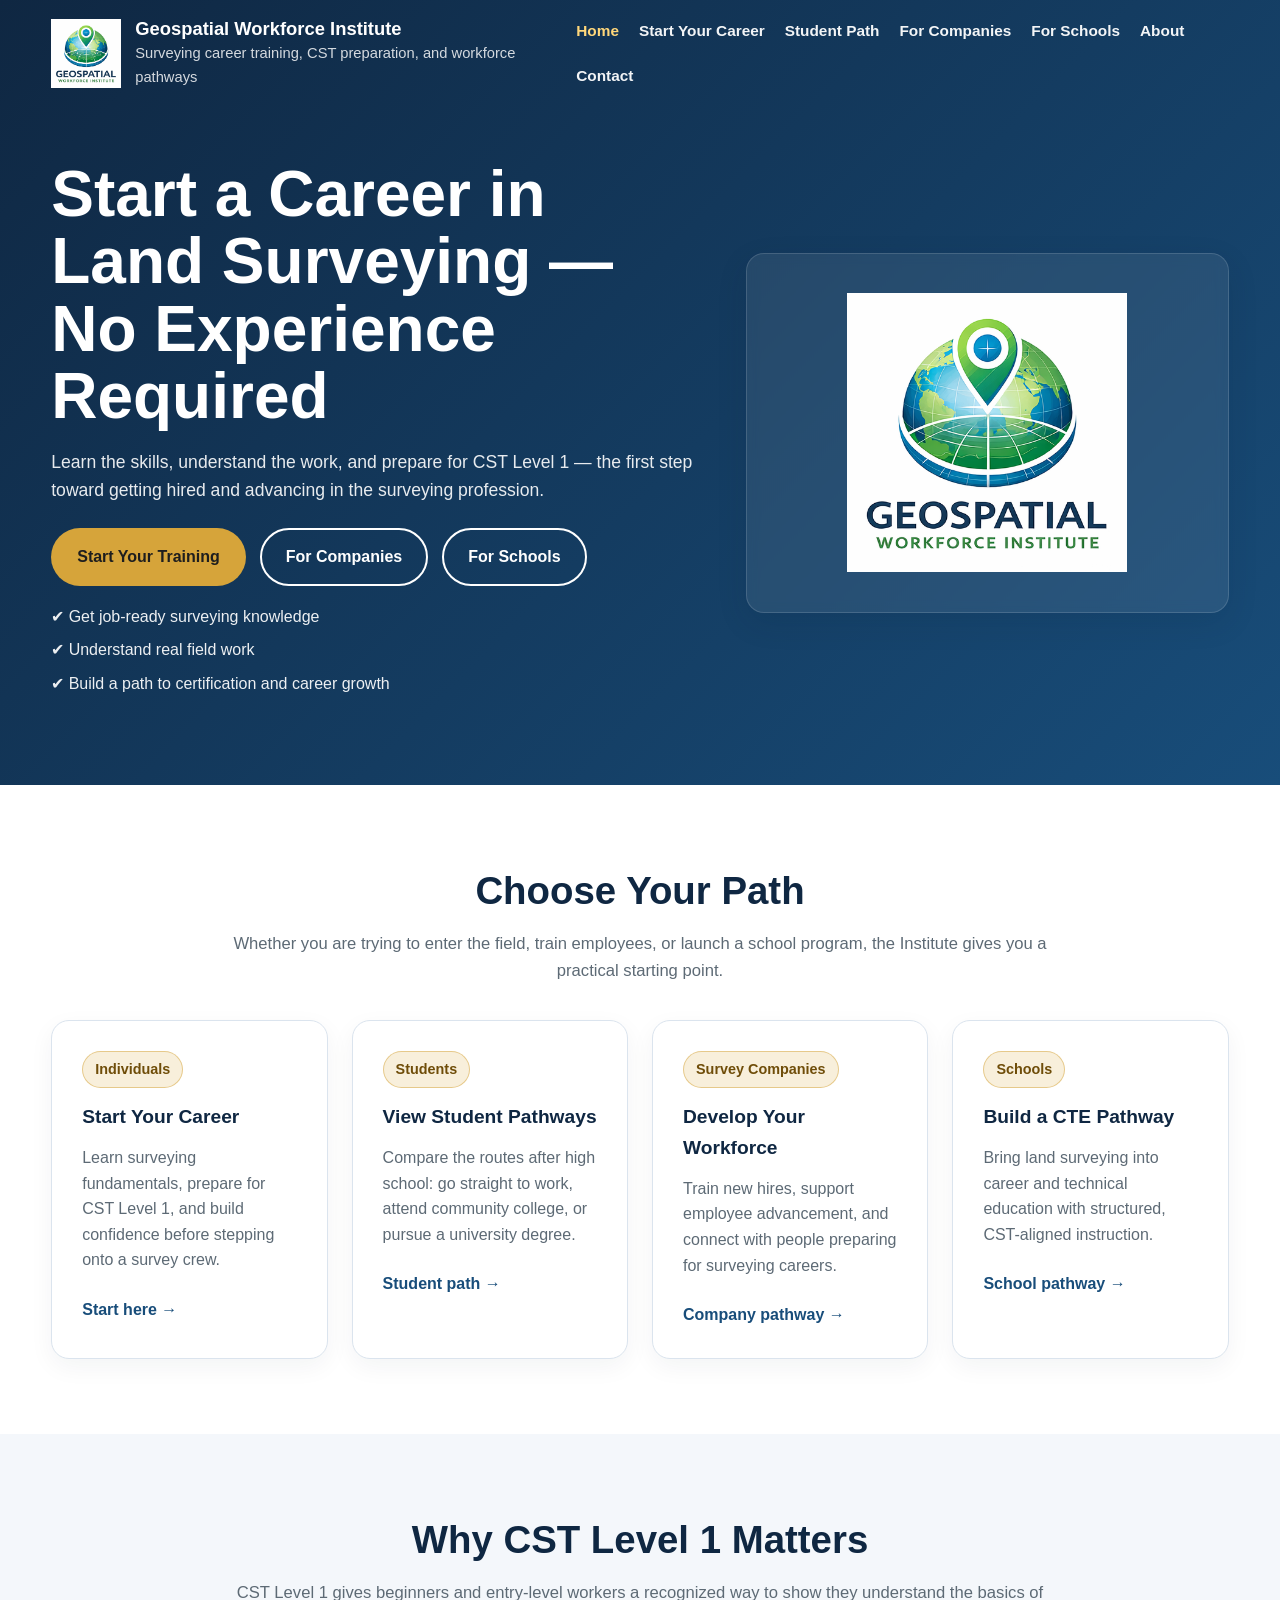
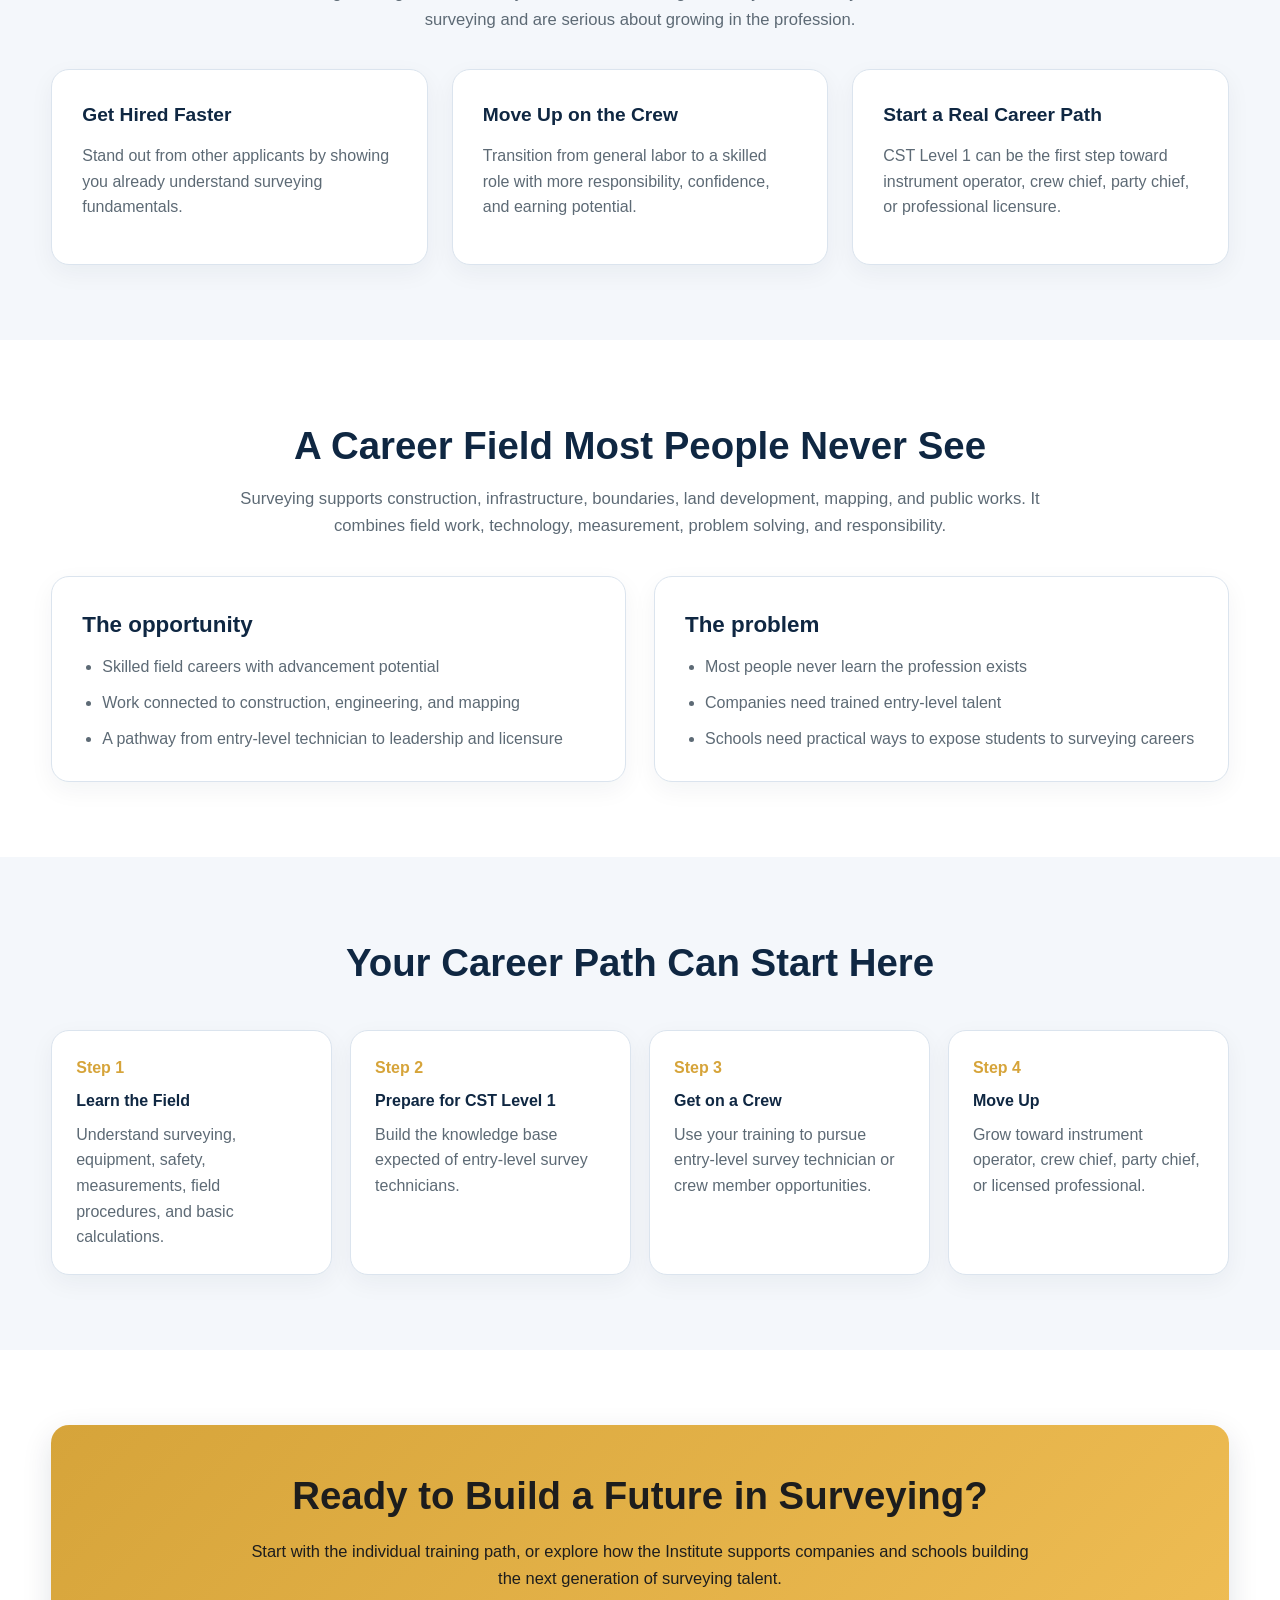
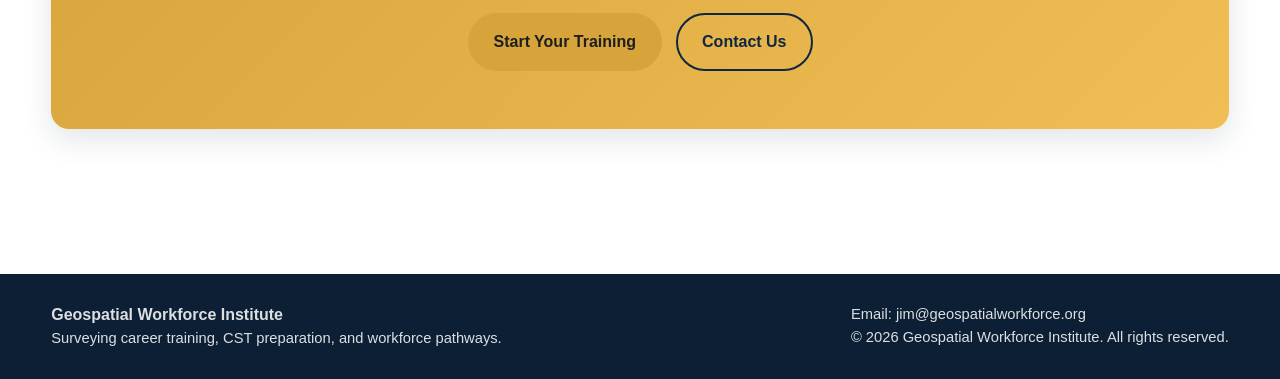
<file: index.html>
<!DOCTYPE html>
<html lang="en">
<head>
  <meta charset="UTF-8" />
  <meta name="viewport" content="width=device-width, initial-scale=1.0" />
  <title>Geospatial Workforce Institute | Surveying Career Training</title>
  <meta name="description" content="Start a career in land surveying, prepare for CST Level 1, or build surveying workforce pathways for schools and companies." />
  <link rel="stylesheet" href="styles.css" />
</head>
<body>
<header>
  <div class="container">
    <div class="topbar">
      <div class="brand"><img src="logo.png" alt="Geospatial Workforce Institute logo" /><div class="brand-text"><h1>Geospatial Workforce Institute</h1><p>Surveying career training, CST preparation, and workforce pathways</p></div></div>
      <nav><a href="index.html" class="active">Home</a><a href="start-career.html">Start Your Career</a><a href="student-pathways.html">Student Path</a><a href="for-companies.html">For Companies</a><a href="for-schools.html">For Schools</a><a href="about.html">About</a><a href="contact.html">Contact</a></nav>
    </div>
    <div class="hero">
      <div>
        <h2>Start a Career in Land Surveying — No Experience Required</h2>
        <p>Learn the skills, understand the work, and prepare for CST Level 1 — the first step toward getting hired and advancing in the surveying profession.</p>
        <div class="hero-buttons"><a href="start-career.html" class="btn btn-primary">Start Your Training</a><a href="for-companies.html" class="btn btn-secondary">For Companies</a><a href="for-schools.html" class="btn btn-secondary">For Schools</a></div>
        <ul class="hero-list"><li>✔ Get job-ready surveying knowledge</li><li>✔ Understand real field work</li><li>✔ Build a path to certification and career growth</li></ul>
      </div>
      <div class="hero-card"><img src="logo.png" alt="Geospatial Workforce Institute" /></div>
    </div>
  </div>
</header>

<section>
  <div class="container">
    <div class="section-heading"><h3>Choose Your Path</h3><p>Whether you are trying to enter the field, train employees, or launch a school program, the Institute gives you a practical starting point.</p></div>
    <div class="cards cards-four">
      <div class="card"><span class="badge">Individuals</span><h4>Start Your Career</h4><p>Learn surveying fundamentals, prepare for CST Level 1, and build confidence before stepping onto a survey crew.</p><a href="start-career.html">Start here →</a></div>
      <div class="card"><span class="badge">Students</span><h4>View Student Pathways</h4><p>Compare the routes after high school: go straight to work, attend community college, or pursue a university degree.</p><a href="student-pathways.html">Student path →</a></div>
      <div class="card"><span class="badge">Survey Companies</span><h4>Develop Your Workforce</h4><p>Train new hires, support employee advancement, and connect with people preparing for surveying careers.</p><a href="for-companies.html">Company pathway →</a></div>
      <div class="card"><span class="badge">Schools</span><h4>Build a CTE Pathway</h4><p>Bring land surveying into career and technical education with structured, CST-aligned instruction.</p><a href="for-schools.html">School pathway →</a></div>
    </div>
  </div>
</section>

<section class="highlight">
  <div class="container">
    <div class="section-heading"><h3>Why CST Level 1 Matters</h3><p>CST Level 1 gives beginners and entry-level workers a recognized way to show they understand the basics of surveying and are serious about growing in the profession.</p></div>
    <div class="cards">
      <div class="card"><h4>Get Hired Faster</h4><p>Stand out from other applicants by showing you already understand surveying fundamentals.</p></div>
      <div class="card"><h4>Move Up on the Crew</h4><p>Transition from general labor to a skilled role with more responsibility, confidence, and earning potential.</p></div>
      <div class="card"><h4>Start a Real Career Path</h4><p>CST Level 1 can be the first step toward instrument operator, crew chief, party chief, or professional licensure.</p></div>
    </div>
  </div>
</section>

<section>
  <div class="container">
    <div class="section-heading"><h3>A Career Field Most People Never See</h3><p>Surveying supports construction, infrastructure, boundaries, land development, mapping, and public works. It combines field work, technology, measurement, problem solving, and responsibility.</p></div>
    <div class="split">
      <div class="panel"><h4>The opportunity</h4><ul><li>Skilled field careers with advancement potential</li><li>Work connected to construction, engineering, and mapping</li><li>A pathway from entry-level technician to leadership and licensure</li></ul></div>
      <div class="panel"><h4>The problem</h4><ul><li>Most people never learn the profession exists</li><li>Companies need trained entry-level talent</li><li>Schools need practical ways to expose students to surveying careers</li></ul></div>
    </div>
  </div>
</section>

<section class="highlight">
  <div class="container">
    <div class="section-heading"><h3>Your Career Path Can Start Here</h3></div>
    <div class="path">
      <div class="step"><strong>Step 1</strong><h4>Learn the Field</h4><p>Understand surveying, equipment, safety, measurements, field procedures, and basic calculations.</p></div>
      <div class="step"><strong>Step 2</strong><h4>Prepare for CST Level 1</h4><p>Build the knowledge base expected of entry-level survey technicians.</p></div>
      <div class="step"><strong>Step 3</strong><h4>Get on a Crew</h4><p>Use your training to pursue entry-level survey technician or crew member opportunities.</p></div>
      <div class="step"><strong>Step 4</strong><h4>Move Up</h4><p>Grow toward instrument operator, crew chief, party chief, or licensed professional.</p></div>
    </div>
  </div>
</section>

<section>
  <div class="container"><div class="cta"><h3>Ready to Build a Future in Surveying?</h3><p>Start with the individual training path, or explore how the Institute supports companies and schools building the next generation of surveying talent.</p><div class="cta-buttons"><a href="start-career.html" class="btn btn-primary">Start Your Training</a><a href="contact.html" class="btn btn-outline">Contact Us</a></div></div></div>
</section>

<footer><div class="container"><div class="footer-wrap"><div><strong>Geospatial Workforce Institute</strong><p class="small">Surveying career training, CST preparation, and workforce pathways.</p></div><div class="small">Email: <a href="mailto:jim@geospatialworkforce.org">jim@geospatialworkforce.org</a><br />© 2026 Geospatial Workforce Institute. All rights reserved.</div></div></div></footer>
</body>
</html>
</file>
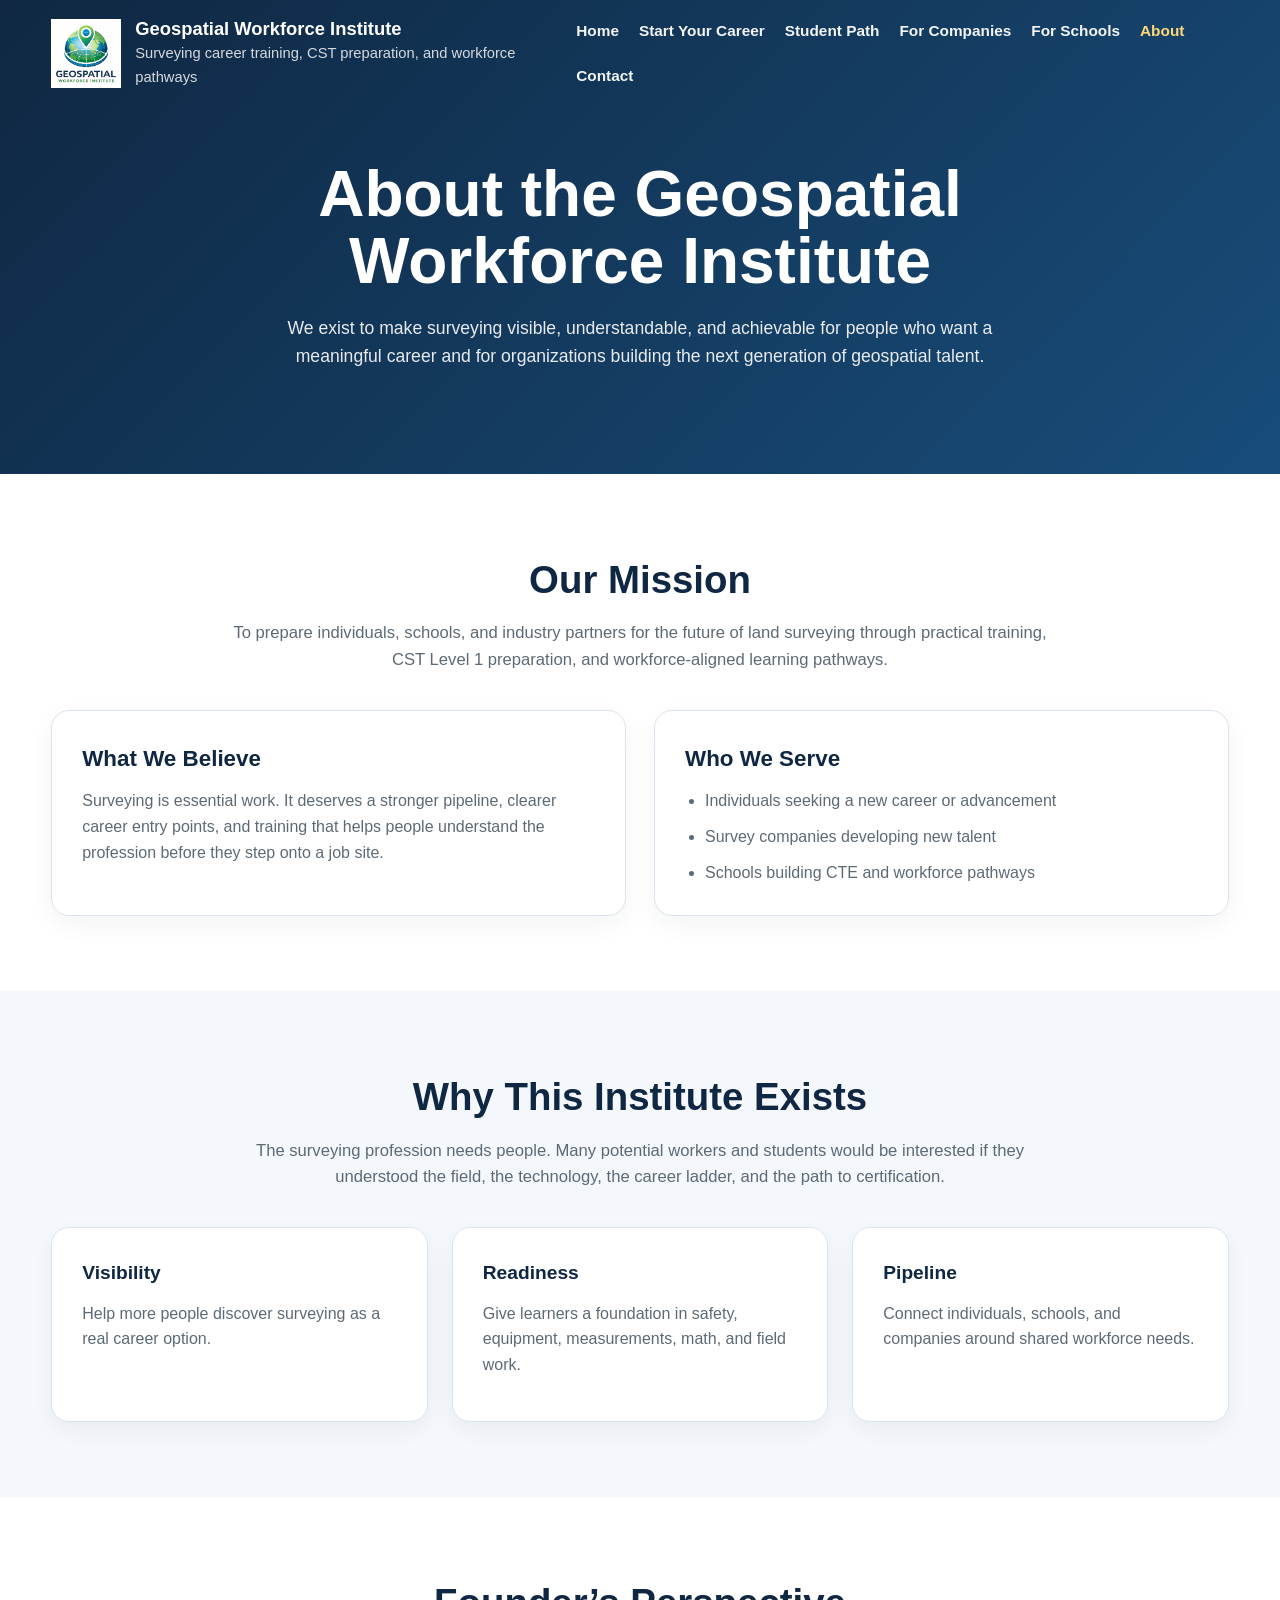
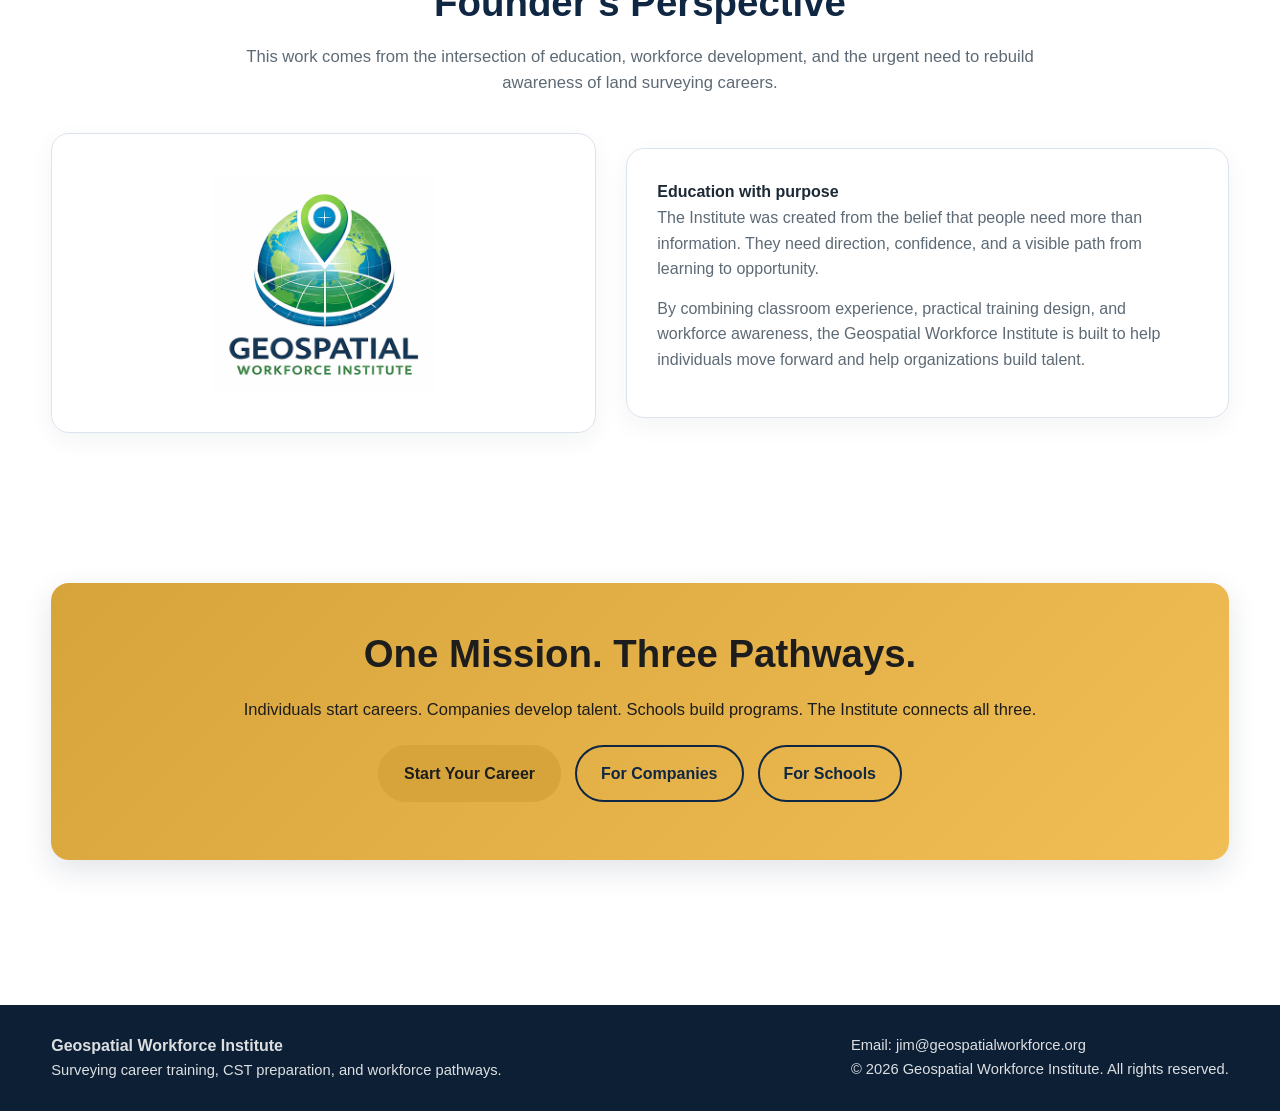
<file: about.html>
<!DOCTYPE html><html lang="en"><head><meta charset="UTF-8" /><meta name="viewport" content="width=device-width, initial-scale=1.0" /><title>About | Geospatial Workforce Institute</title><meta name="description" content="Learn about the mission of the Geospatial Workforce Institute and its focus on surveying workforce development." /><link rel="stylesheet" href="styles.css" /></head><body>
<header><div class="container"><div class="topbar"><div class="brand"><img src="logo.png" alt="Geospatial Workforce Institute logo" /><div class="brand-text"><h1>Geospatial Workforce Institute</h1><p>Surveying career training, CST preparation, and workforce pathways</p></div></div><nav><a href="index.html">Home</a><a href="start-career.html">Start Your Career</a><a href="student-pathways.html">Student Path</a><a href="for-companies.html">For Companies</a><a href="for-schools.html">For Schools</a><a href="about.html" class="active">About</a><a href="contact.html">Contact</a></nav></div><div class="hero hero-centered"><div><h2>About the Geospatial Workforce Institute</h2><p>We exist to make surveying visible, understandable, and achievable for people who want a meaningful career and for organizations building the next generation of geospatial talent.</p></div></div></div></header>
<section><div class="container"><div class="section-heading"><h3>Our Mission</h3><p>To prepare individuals, schools, and industry partners for the future of land surveying through practical training, CST Level 1 preparation, and workforce-aligned learning pathways.</p></div><div class="split"><div class="panel"><h4>What We Believe</h4><p>Surveying is essential work. It deserves a stronger pipeline, clearer career entry points, and training that helps people understand the profession before they step onto a job site.</p></div><div class="panel"><h4>Who We Serve</h4><ul><li>Individuals seeking a new career or advancement</li><li>Survey companies developing new talent</li><li>Schools building CTE and workforce pathways</li></ul></div></div></div></section>
<section class="highlight"><div class="container"><div class="section-heading"><h3>Why This Institute Exists</h3><p>The surveying profession needs people. Many potential workers and students would be interested if they understood the field, the technology, the career ladder, and the path to certification.</p></div><div class="cards"><div class="card"><h4>Visibility</h4><p>Help more people discover surveying as a real career option.</p></div><div class="card"><h4>Readiness</h4><p>Give learners a foundation in safety, equipment, measurements, math, and field work.</p></div><div class="card"><h4>Pipeline</h4><p>Connect individuals, schools, and companies around shared workforce needs.</p></div></div></div></section>
<section><div class="container"><div class="section-heading"><h3>Founder’s Perspective</h3><p>This work comes from the intersection of education, workforce development, and the urgent need to rebuild awareness of land surveying careers.</p></div><div class="founder"><div class="founder-card"><img src="logo.png" alt="Geospatial Workforce Institute logo" /></div><div class="founder-text"><h4>Education with purpose</h4><p>The Institute was created from the belief that people need more than information. They need direction, confidence, and a visible path from learning to opportunity.</p><p>By combining classroom experience, practical training design, and workforce awareness, the Geospatial Workforce Institute is built to help individuals move forward and help organizations build talent.</p></div></div></div></section>
<section><div class="container"><div class="cta"><h3>One Mission. Three Pathways.</h3><p>Individuals start careers. Companies develop talent. Schools build programs. The Institute connects all three.</p><div class="cta-buttons"><a href="start-career.html" class="btn btn-primary">Start Your Career</a><a href="for-companies.html" class="btn btn-outline">For Companies</a><a href="for-schools.html" class="btn btn-outline">For Schools</a></div></div></div></section>
<footer><div class="container"><div class="footer-wrap"><div><strong>Geospatial Workforce Institute</strong><p class="small">Surveying career training, CST preparation, and workforce pathways.</p></div><div class="small">Email: <a href="mailto:jim@geospatialworkforce.org">jim@geospatialworkforce.org</a><br />© 2026 Geospatial Workforce Institute. All rights reserved.</div></div></div></footer></body></html>
</file>
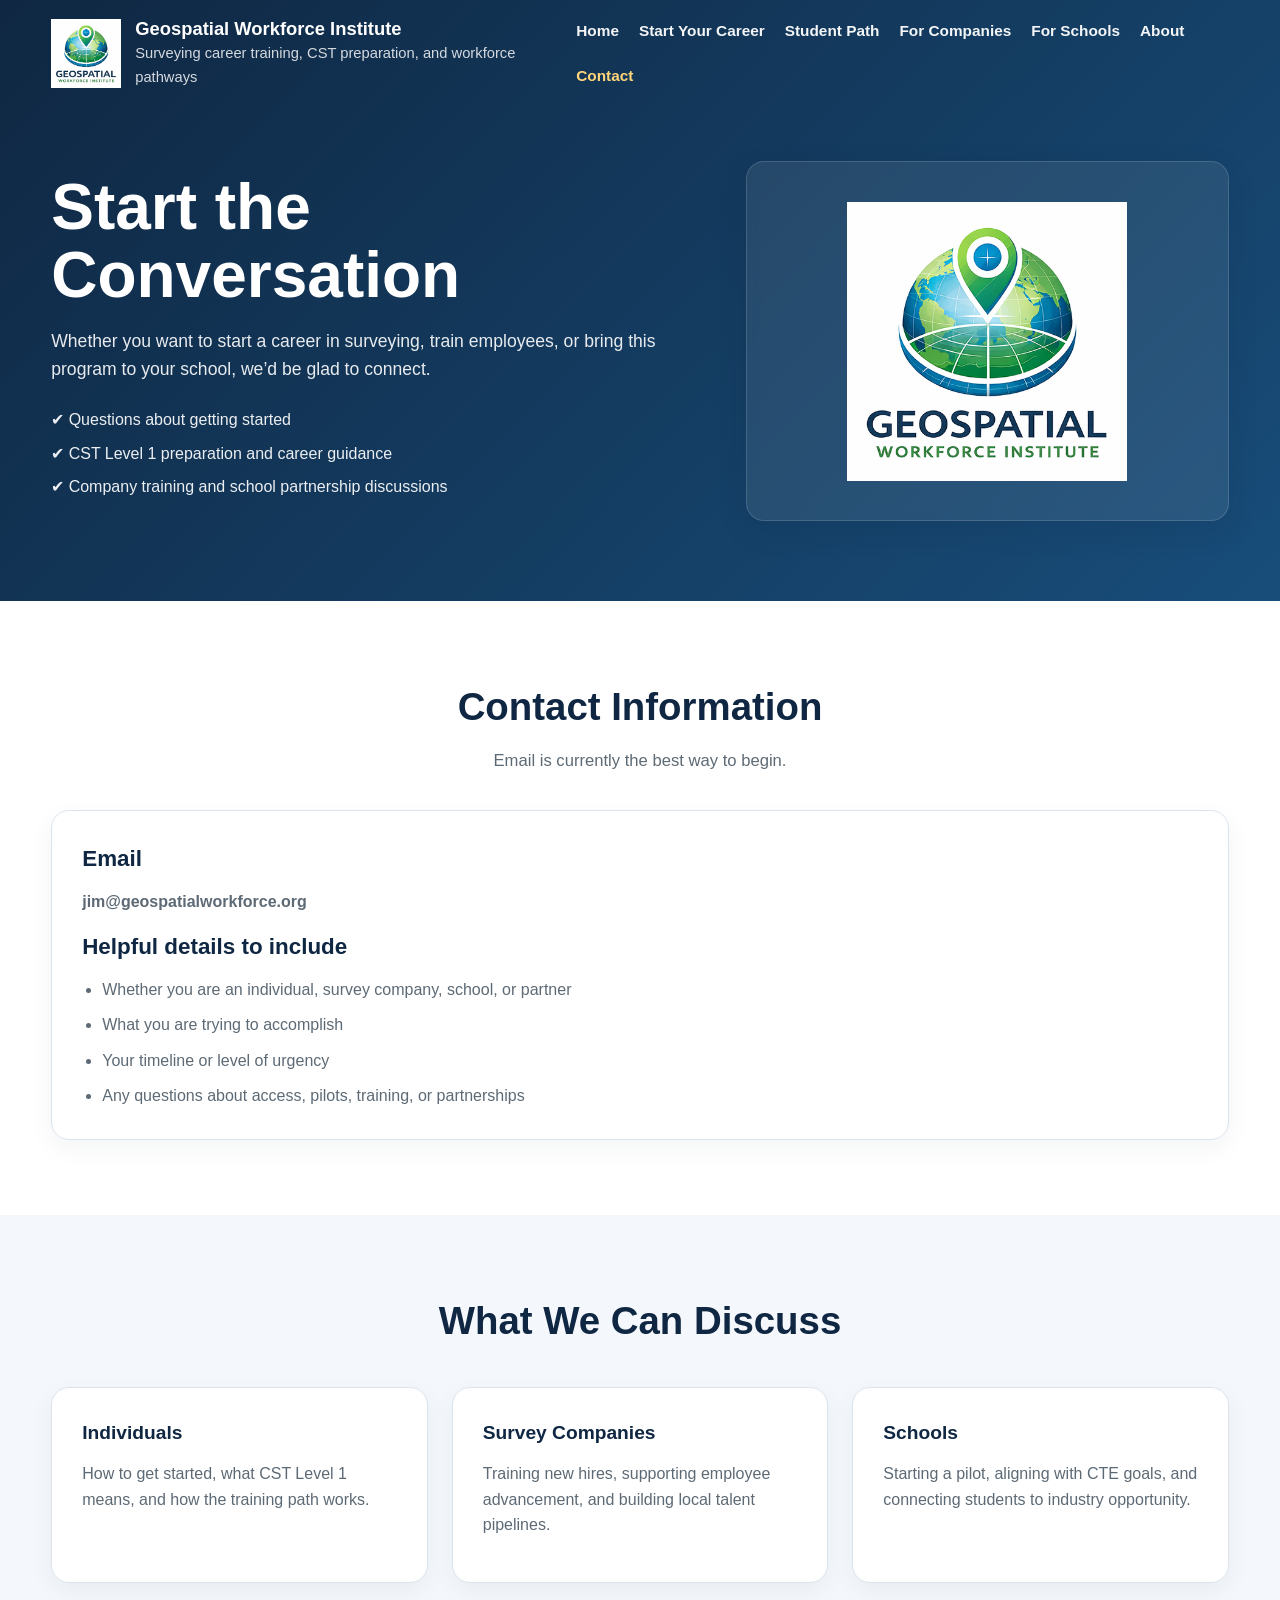
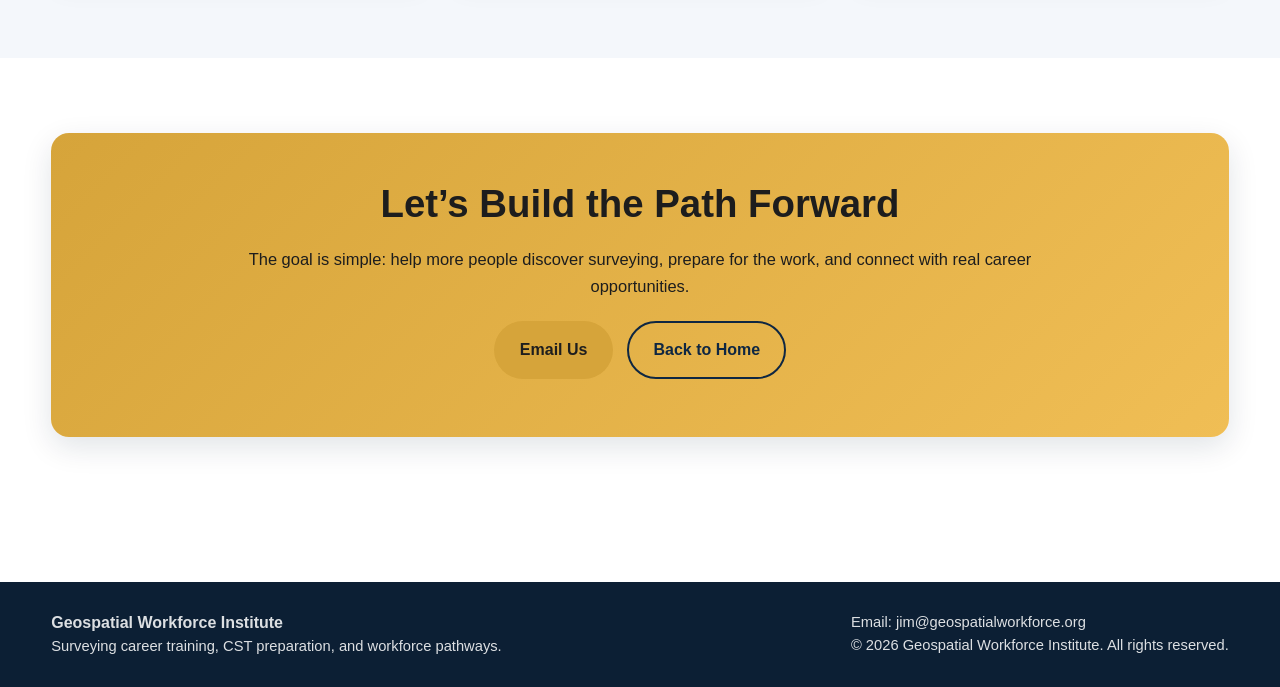
<file: contact.html>
<!DOCTYPE html><html lang="en"><head><meta charset="UTF-8" /><meta name="viewport" content="width=device-width, initial-scale=1.0" /><title>Contact | Geospatial Workforce Institute</title><meta name="description" content="Contact the Geospatial Workforce Institute about surveying career training, CST Level 1 preparation, company training, or school programs." /><link rel="stylesheet" href="styles.css" /></head><body>
<header><div class="container"><div class="topbar"><div class="brand"><img src="logo.png" alt="Geospatial Workforce Institute logo" /><div class="brand-text"><h1>Geospatial Workforce Institute</h1><p>Surveying career training, CST preparation, and workforce pathways</p></div></div><nav><a href="index.html">Home</a><a href="start-career.html">Start Your Career</a><a href="student-pathways.html">Student Path</a><a href="for-companies.html">For Companies</a><a href="for-schools.html">For Schools</a><a href="about.html">About</a><a href="contact.html" class="active">Contact</a></nav></div><div class="hero"><div><h2>Start the Conversation</h2><p>Whether you want to start a career in surveying, train employees, or bring this program to your school, we’d be glad to connect.</p><ul class="hero-list"><li>✔ Questions about getting started</li><li>✔ CST Level 1 preparation and career guidance</li><li>✔ Company training and school partnership discussions</li></ul></div><div class="hero-card"><img src="logo.png" alt="Geospatial Workforce Institute" /></div></div></div></header>
<section><div class="container"><div class="section-heading"><h3>Contact Information</h3><p>Email is currently the best way to begin.</p></div><div class="panel"><h4>Email</h4><p><strong><a href="mailto:jim@geospatialworkforce.org">jim@geospatialworkforce.org</a></strong></p><h4>Helpful details to include</h4><ul><li>Whether you are an individual, survey company, school, or partner</li><li>What you are trying to accomplish</li><li>Your timeline or level of urgency</li><li>Any questions about access, pilots, training, or partnerships</li></ul></div></div></section>
<section class="highlight"><div class="container"><div class="section-heading"><h3>What We Can Discuss</h3></div><div class="cards"><div class="card"><h4>Individuals</h4><p>How to get started, what CST Level 1 means, and how the training path works.</p></div><div class="card"><h4>Survey Companies</h4><p>Training new hires, supporting employee advancement, and building local talent pipelines.</p></div><div class="card"><h4>Schools</h4><p>Starting a pilot, aligning with CTE goals, and connecting students to industry opportunity.</p></div></div></div></section>
<section><div class="container"><div class="cta"><h3>Let’s Build the Path Forward</h3><p>The goal is simple: help more people discover surveying, prepare for the work, and connect with real career opportunities.</p><div class="cta-buttons"><a href="mailto:jim@geospatialworkforce.org" class="btn btn-primary">Email Us</a><a href="index.html" class="btn btn-outline">Back to Home</a></div></div></div></section>
<footer><div class="container"><div class="footer-wrap"><div><strong>Geospatial Workforce Institute</strong><p class="small">Surveying career training, CST preparation, and workforce pathways.</p></div><div class="small">Email: <a href="mailto:jim@geospatialworkforce.org">jim@geospatialworkforce.org</a><br />© 2026 Geospatial Workforce Institute. All rights reserved.</div></div></div></footer></body></html>
</file>
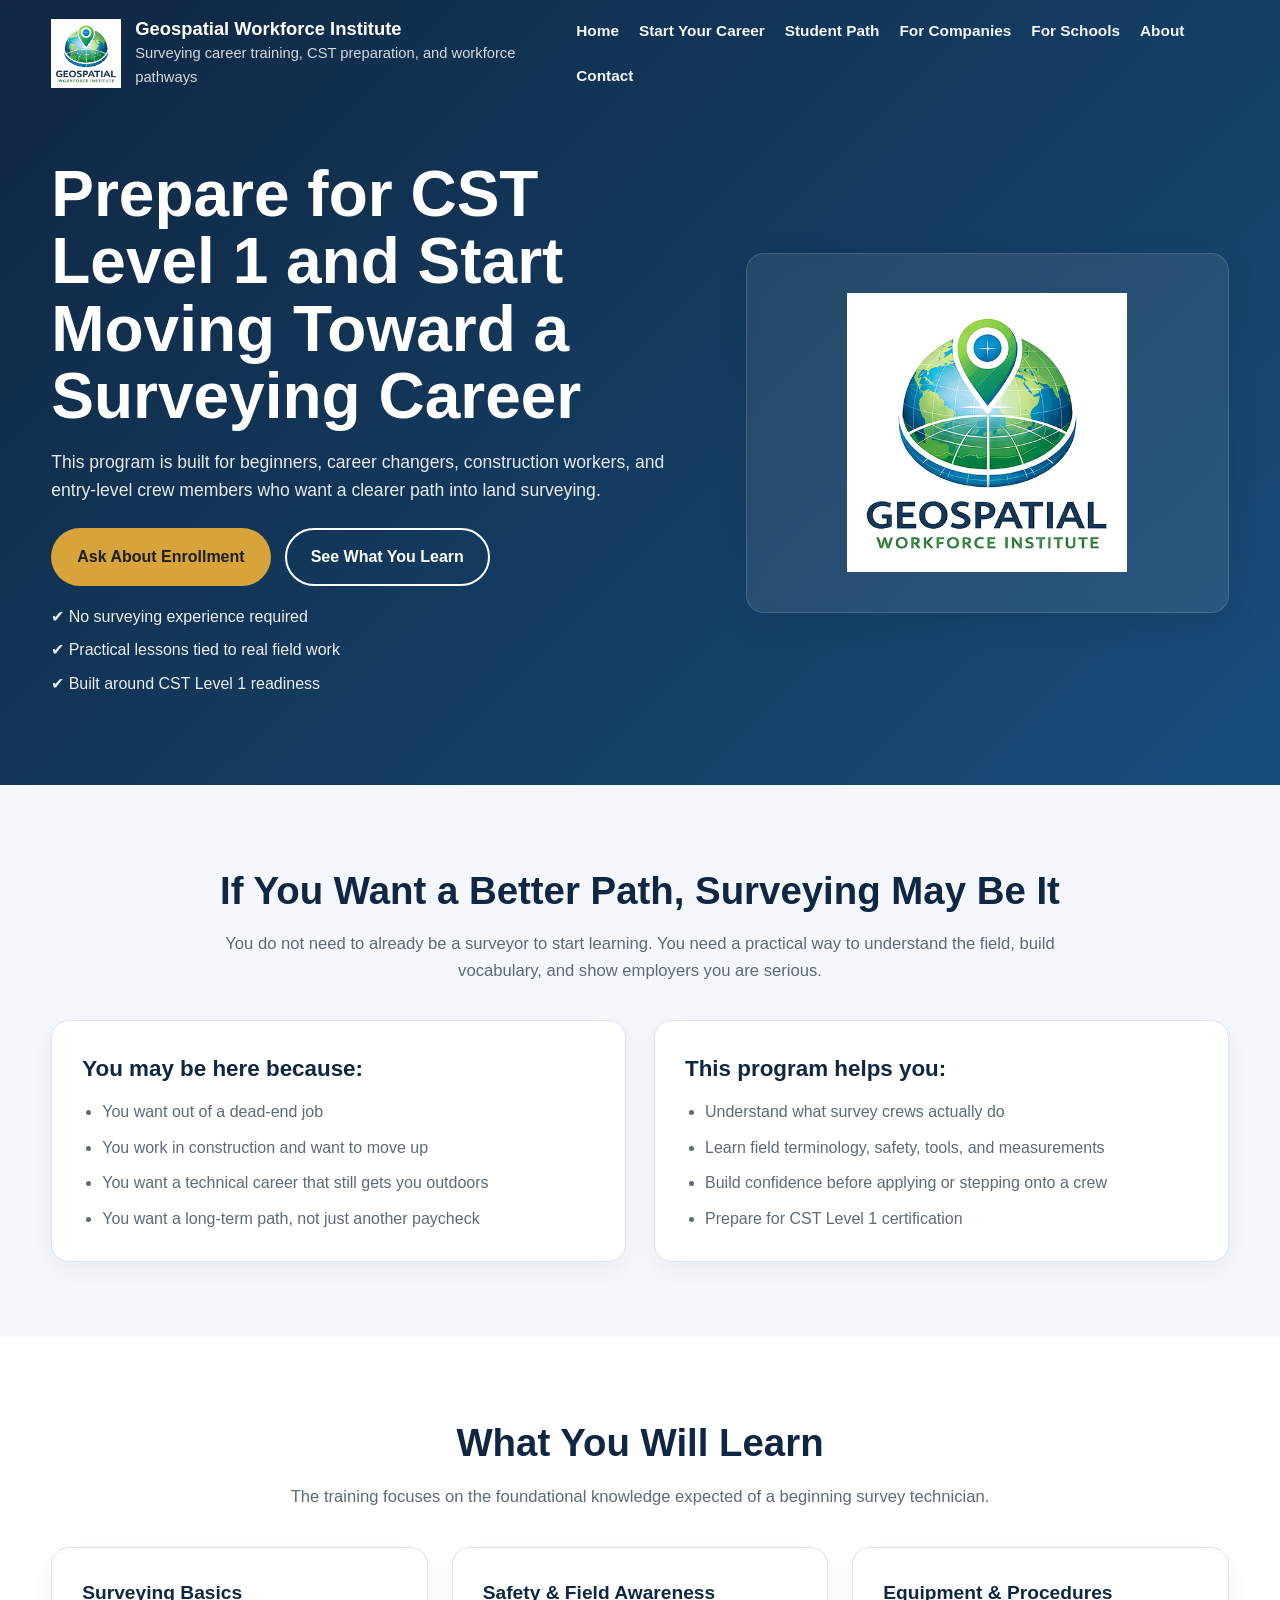
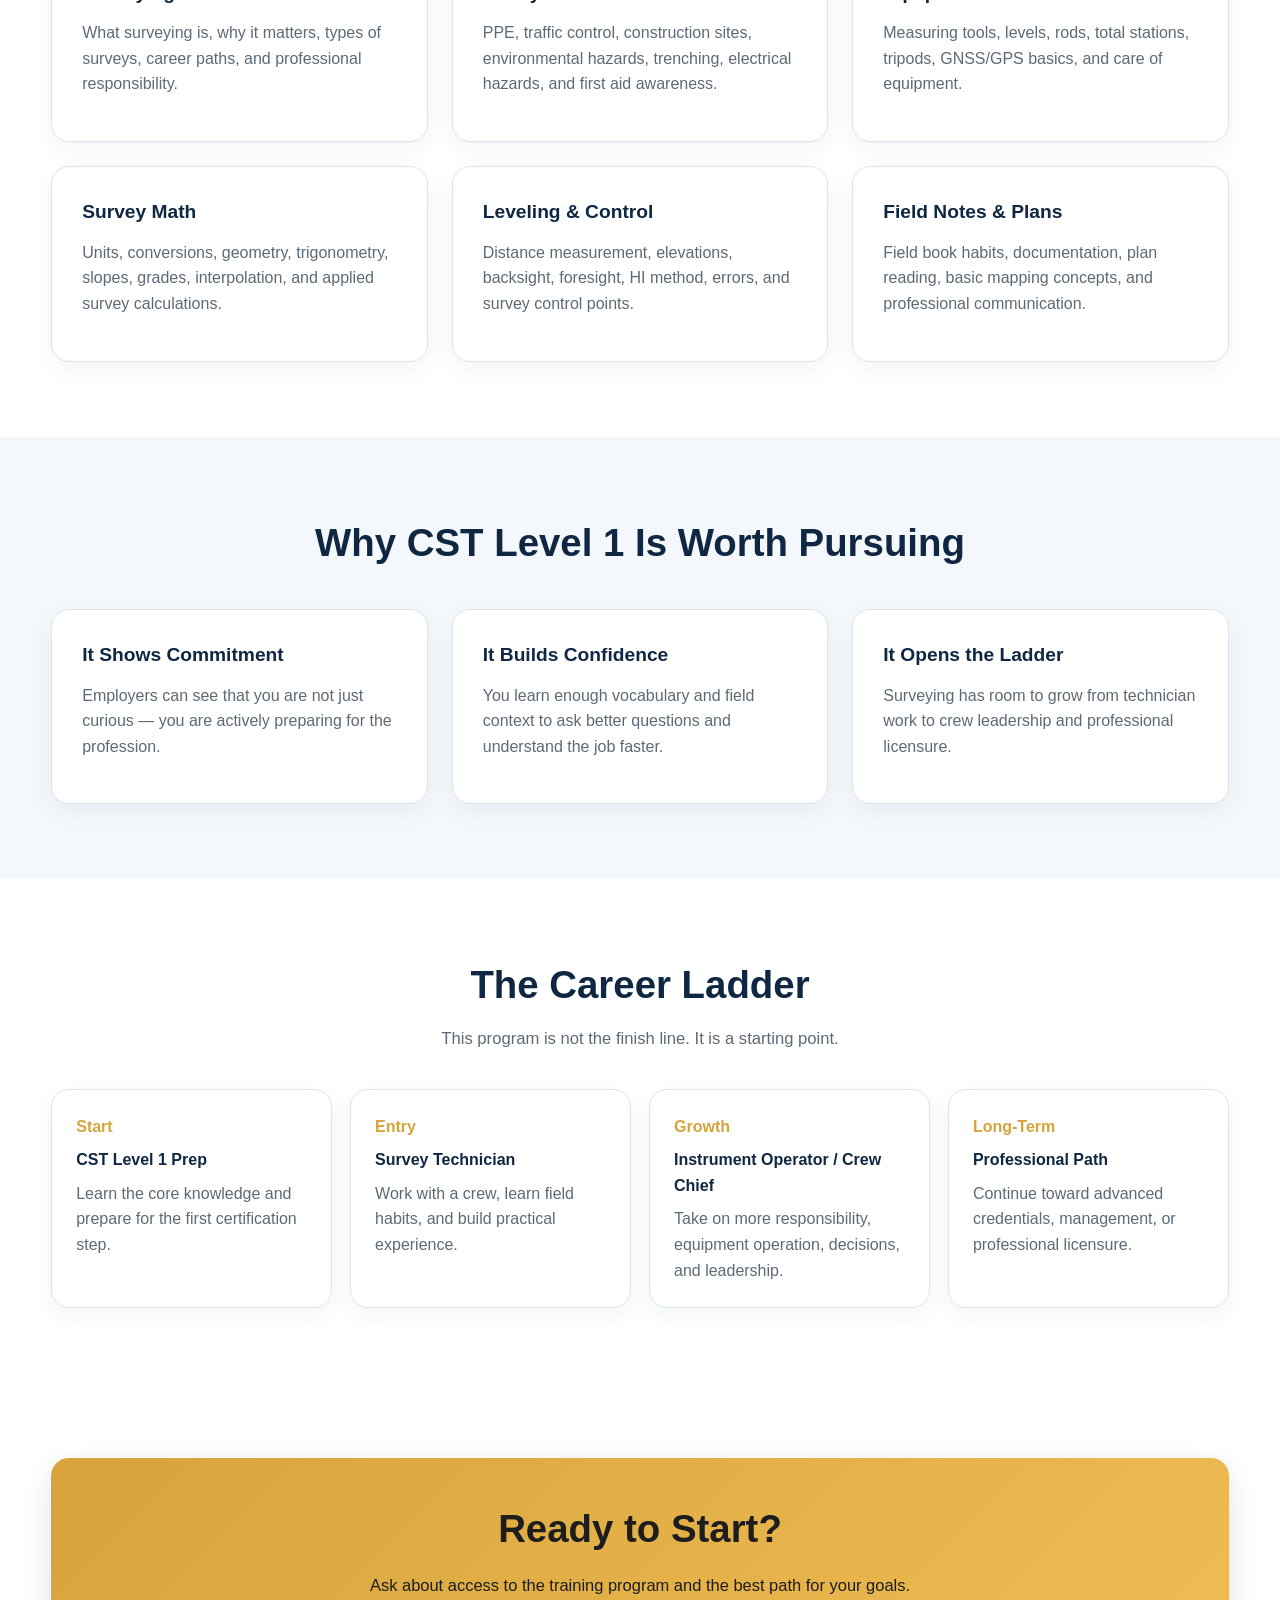
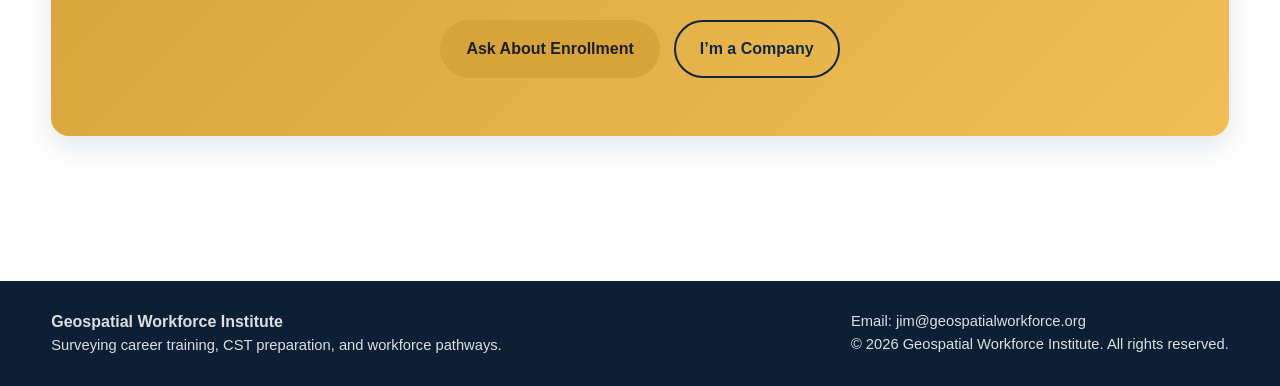
<file: courses.html>
<!DOCTYPE html>
<html lang="en">
<head>
  <meta charset="UTF-8" />
  <meta name="viewport" content="width=device-width, initial-scale=1.0" />
  <title>Start Your Career | Geospatial Workforce Institute</title>
  <meta name="description" content="Start a career in land surveying and prepare for CST Level 1 with practical, beginner-friendly training." />
  <link rel="stylesheet" href="styles.css" />
</head>
<body>
<header><div class="container"><div class="topbar"><div class="brand"><img src="logo.png" alt="Geospatial Workforce Institute logo" /><div class="brand-text"><h1>Geospatial Workforce Institute</h1><p>Surveying career training, CST preparation, and workforce pathways</p></div></div><nav><a href="index.html">Home</a><a href="start-career.html">Start Your Career</a><a href="student-pathways.html">Student Path</a><a href="for-companies.html">For Companies</a><a href="for-schools.html">For Schools</a><a href="about.html">About</a><a href="contact.html">Contact</a></nav></div><div class="hero"><div><h2>Prepare for CST Level 1 and Start Moving Toward a Surveying Career</h2><p>This program is built for beginners, career changers, construction workers, and entry-level crew members who want a clearer path into land surveying.</p><div class="hero-buttons"><a href="contact.html" class="btn btn-primary">Ask About Enrollment</a><a href="#program" class="btn btn-secondary">See What You Learn</a></div><ul class="hero-list"><li>✔ No surveying experience required</li><li>✔ Practical lessons tied to real field work</li><li>✔ Built around CST Level 1 readiness</li></ul></div><div class="hero-card"><img src="logo.png" alt="Geospatial Workforce Institute" /></div></div></div></header>

<section class="highlight"><div class="container"><div class="section-heading"><h3>If You Want a Better Path, Surveying May Be It</h3><p>You do not need to already be a surveyor to start learning. You need a practical way to understand the field, build vocabulary, and show employers you are serious.</p></div><div class="split"><div class="panel"><h4>You may be here because:</h4><ul><li>You want out of a dead-end job</li><li>You work in construction and want to move up</li><li>You want a technical career that still gets you outdoors</li><li>You want a long-term path, not just another paycheck</li></ul></div><div class="panel"><h4>This program helps you:</h4><ul><li>Understand what survey crews actually do</li><li>Learn field terminology, safety, tools, and measurements</li><li>Build confidence before applying or stepping onto a crew</li><li>Prepare for CST Level 1 certification</li></ul></div></div></div></section>

<section id="program"><div class="container"><div class="section-heading"><h3>What You Will Learn</h3><p>The training focuses on the foundational knowledge expected of a beginning survey technician.</p></div><div class="cards"><div class="card"><h4>Surveying Basics</h4><p>What surveying is, why it matters, types of surveys, career paths, and professional responsibility.</p></div><div class="card"><h4>Safety & Field Awareness</h4><p>PPE, traffic control, construction sites, environmental hazards, trenching, electrical hazards, and first aid awareness.</p></div><div class="card"><h4>Equipment & Procedures</h4><p>Measuring tools, levels, rods, total stations, tripods, GNSS/GPS basics, and care of equipment.</p></div><div class="card"><h4>Survey Math</h4><p>Units, conversions, geometry, trigonometry, slopes, grades, interpolation, and applied survey calculations.</p></div><div class="card"><h4>Leveling & Control</h4><p>Distance measurement, elevations, backsight, foresight, HI method, errors, and survey control points.</p></div><div class="card"><h4>Field Notes & Plans</h4><p>Field book habits, documentation, plan reading, basic mapping concepts, and professional communication.</p></div></div></div></section>

<section class="highlight"><div class="container"><div class="section-heading"><h3>Why CST Level 1 Is Worth Pursuing</h3></div><div class="cards"><div class="card"><h4>It Shows Commitment</h4><p>Employers can see that you are not just curious — you are actively preparing for the profession.</p></div><div class="card"><h4>It Builds Confidence</h4><p>You learn enough vocabulary and field context to ask better questions and understand the job faster.</p></div><div class="card"><h4>It Opens the Ladder</h4><p>Surveying has room to grow from technician work to crew leadership and professional licensure.</p></div></div></div></section>

<section><div class="container"><div class="section-heading"><h3>The Career Ladder</h3><p>This program is not the finish line. It is a starting point.</p></div><div class="path"><div class="step"><strong>Start</strong><h4>CST Level 1 Prep</h4><p>Learn the core knowledge and prepare for the first certification step.</p></div><div class="step"><strong>Entry</strong><h4>Survey Technician</h4><p>Work with a crew, learn field habits, and build practical experience.</p></div><div class="step"><strong>Growth</strong><h4>Instrument Operator / Crew Chief</h4><p>Take on more responsibility, equipment operation, decisions, and leadership.</p></div><div class="step"><strong>Long-Term</strong><h4>Professional Path</h4><p>Continue toward advanced credentials, management, or professional licensure.</p></div></div></div></section>

<section><div class="container"><div class="cta"><h3>Ready to Start?</h3><p>Ask about access to the training program and the best path for your goals.</p><div class="cta-buttons"><a href="contact.html" class="btn btn-primary">Ask About Enrollment</a><a href="for-companies.html" class="btn btn-outline">I’m a Company</a></div></div></div></section>
<footer><div class="container"><div class="footer-wrap"><div><strong>Geospatial Workforce Institute</strong><p class="small">Surveying career training, CST preparation, and workforce pathways.</p></div><div class="small">Email: <a href="mailto:jim@geospatialworkforce.org">jim@geospatialworkforce.org</a><br />© 2026 Geospatial Workforce Institute. All rights reserved.</div></div></div></footer>
</body></html>
</file>
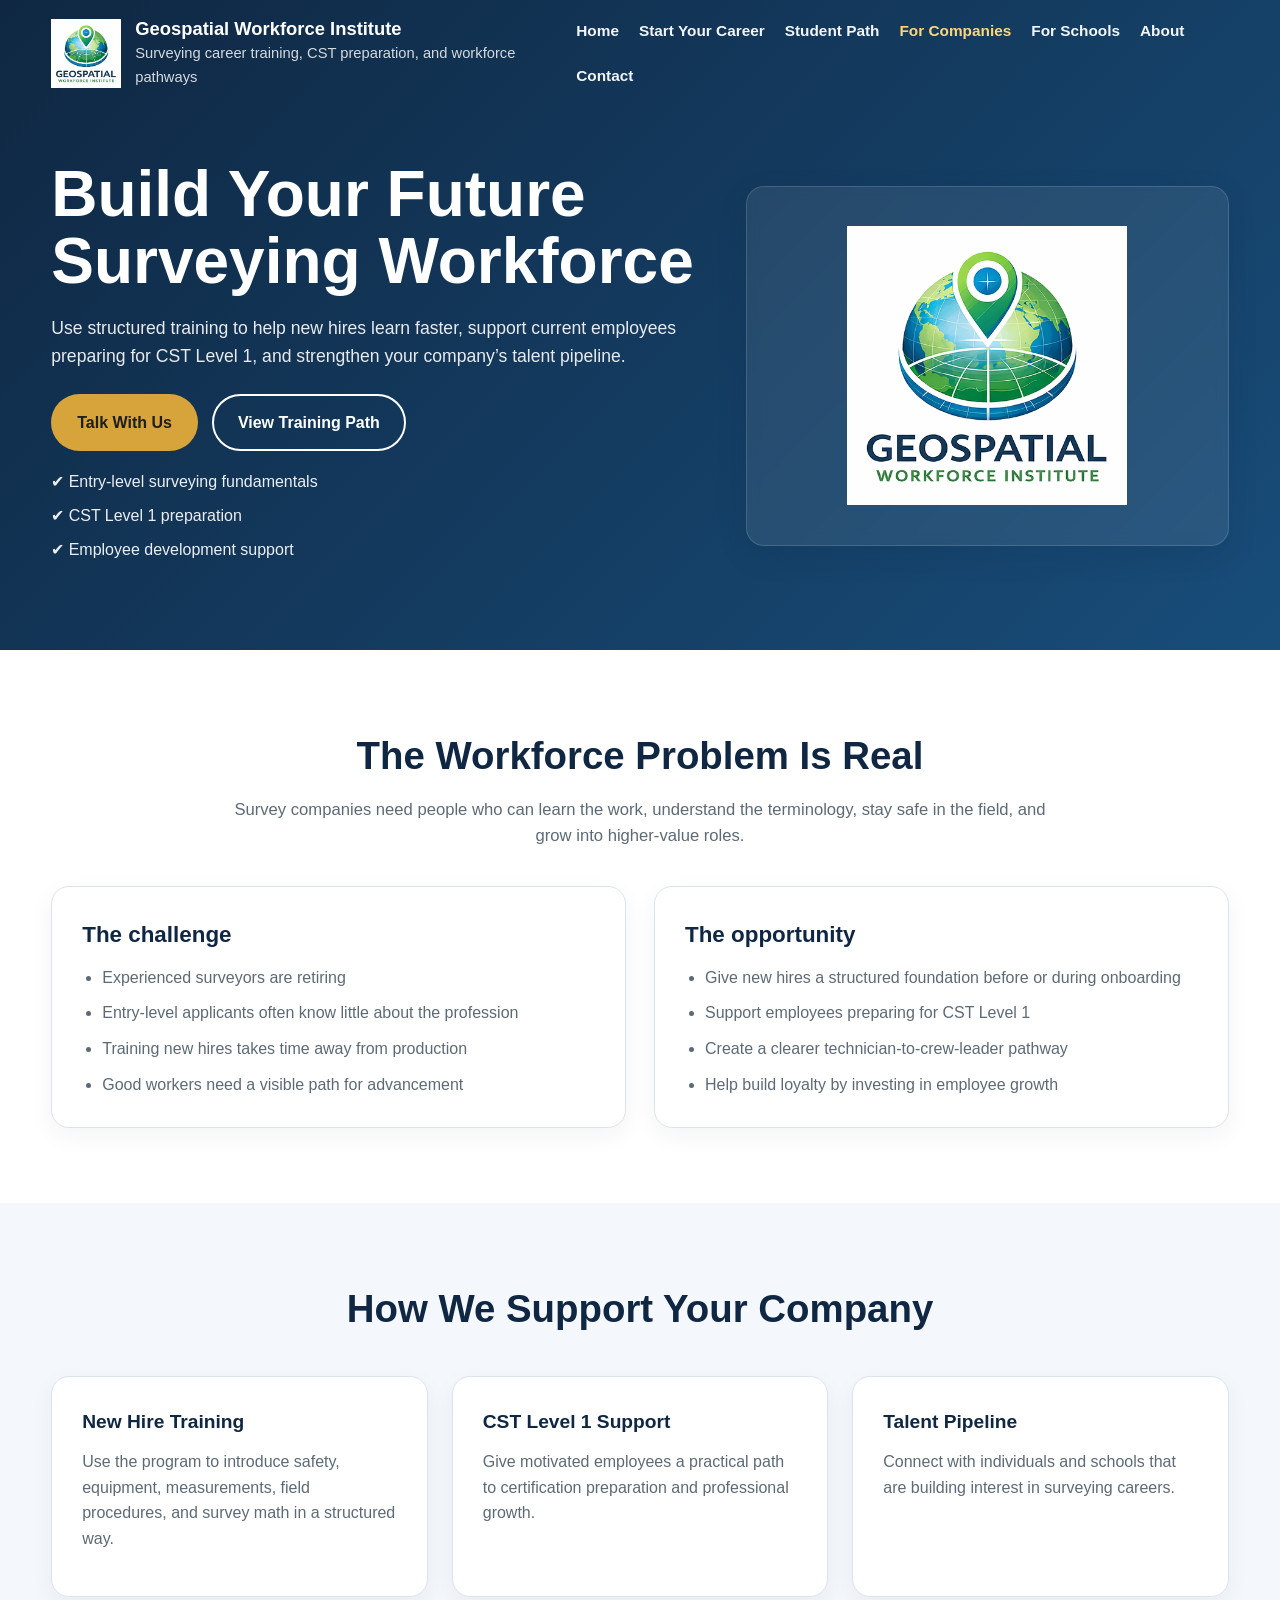
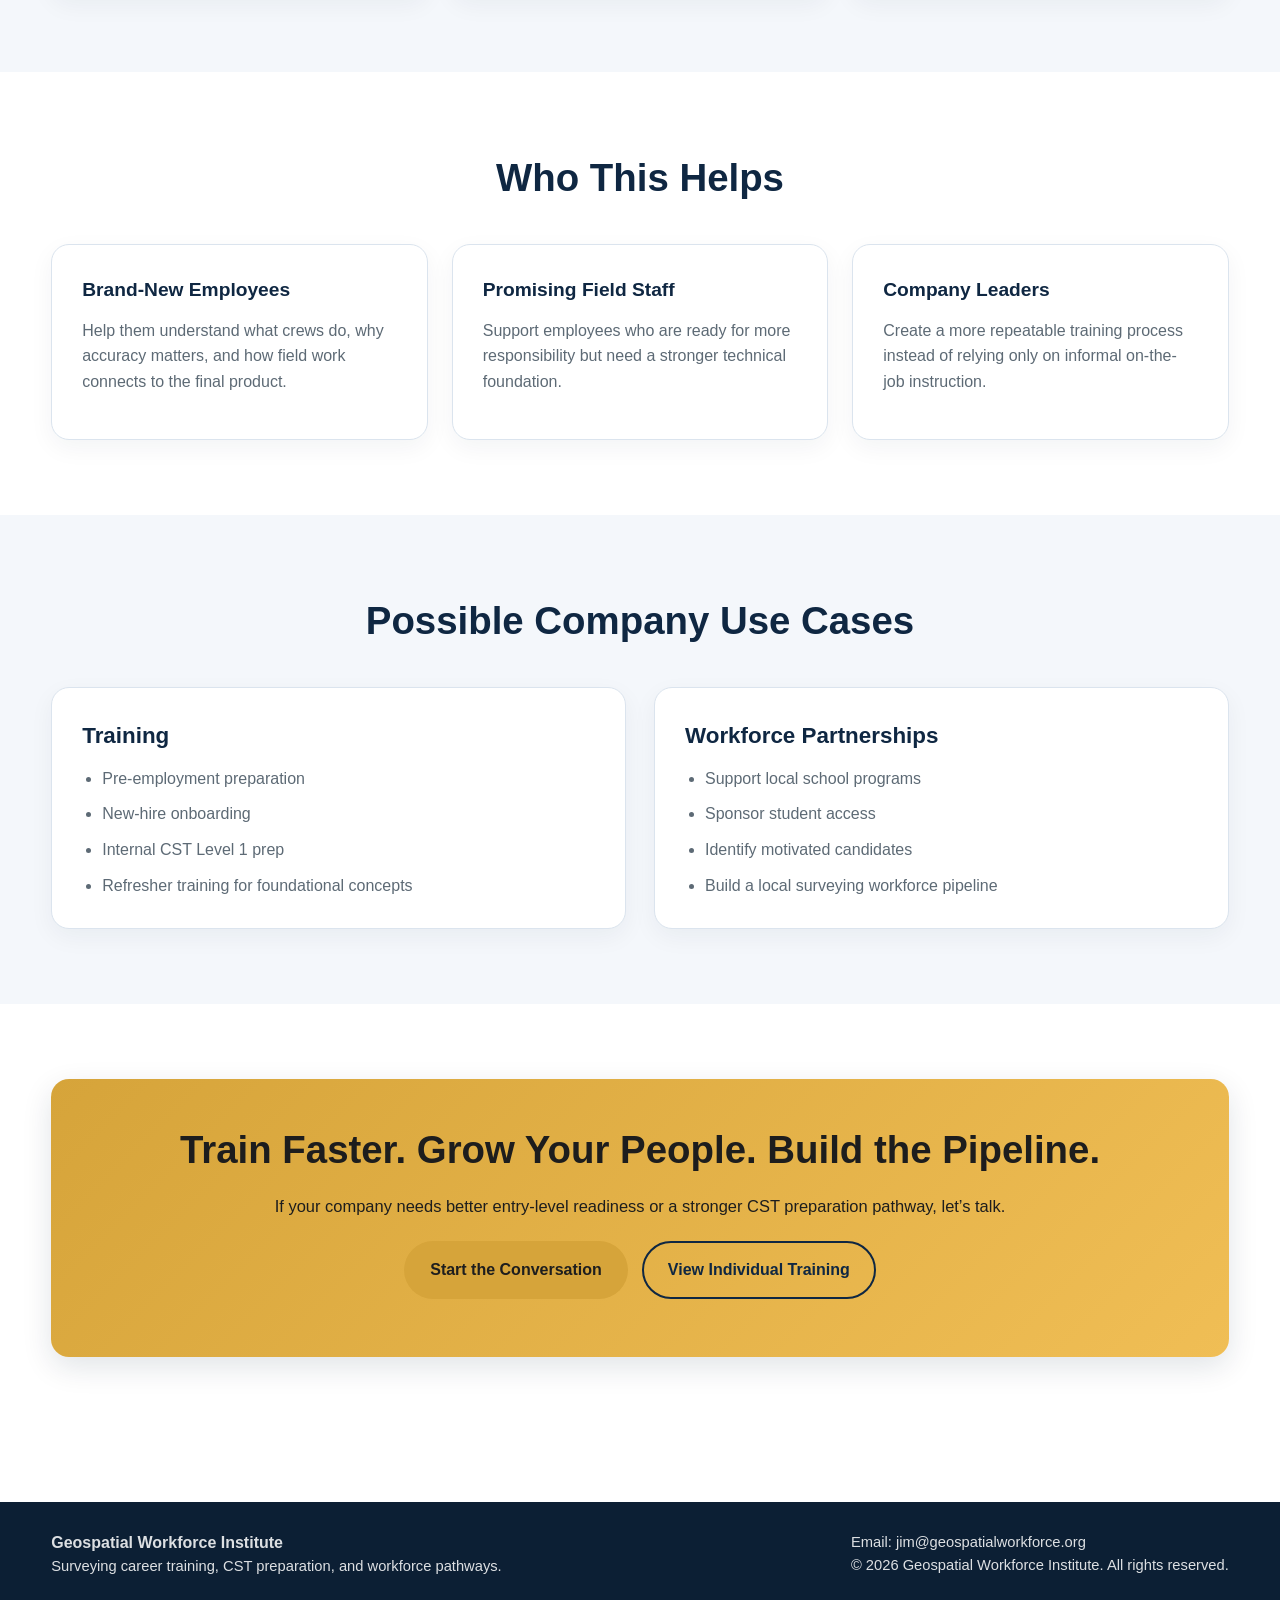
<file: for-companies.html>
<!DOCTYPE html><html lang="en"><head><meta charset="UTF-8" /><meta name="viewport" content="width=device-width, initial-scale=1.0" /><title>For Survey Companies | Geospatial Workforce Institute</title><meta name="description" content="Support survey company workforce development with CST Level 1 preparation and entry-level surveying training." /><link rel="stylesheet" href="styles.css" /></head><body>
<header><div class="container"><div class="topbar"><div class="brand"><img src="logo.png" alt="Geospatial Workforce Institute logo" /><div class="brand-text"><h1>Geospatial Workforce Institute</h1><p>Surveying career training, CST preparation, and workforce pathways</p></div></div><nav><a href="index.html">Home</a><a href="start-career.html">Start Your Career</a><a href="student-pathways.html">Student Path</a><a href="for-companies.html" class="active">For Companies</a><a href="for-schools.html">For Schools</a><a href="about.html">About</a><a href="contact.html">Contact</a></nav></div><div class="hero"><div><h2>Build Your Future Surveying Workforce</h2><p>Use structured training to help new hires learn faster, support current employees preparing for CST Level 1, and strengthen your company’s talent pipeline.</p><div class="hero-buttons"><a href="contact.html" class="btn btn-primary">Talk With Us</a><a href="start-career.html" class="btn btn-secondary">View Training Path</a></div><ul class="hero-list"><li>✔ Entry-level surveying fundamentals</li><li>✔ CST Level 1 preparation</li><li>✔ Employee development support</li></ul></div><div class="hero-card"><img src="logo.png" alt="Geospatial Workforce Institute" /></div></div></div></header>
<section><div class="container"><div class="section-heading"><h3>The Workforce Problem Is Real</h3><p>Survey companies need people who can learn the work, understand the terminology, stay safe in the field, and grow into higher-value roles.</p></div><div class="split"><div class="panel"><h4>The challenge</h4><ul><li>Experienced surveyors are retiring</li><li>Entry-level applicants often know little about the profession</li><li>Training new hires takes time away from production</li><li>Good workers need a visible path for advancement</li></ul></div><div class="panel"><h4>The opportunity</h4><ul><li>Give new hires a structured foundation before or during onboarding</li><li>Support employees preparing for CST Level 1</li><li>Create a clearer technician-to-crew-leader pathway</li><li>Help build loyalty by investing in employee growth</li></ul></div></div></div></section>
<section class="highlight"><div class="container"><div class="section-heading"><h3>How We Support Your Company</h3></div><div class="cards"><div class="card"><h4>New Hire Training</h4><p>Use the program to introduce safety, equipment, measurements, field procedures, and survey math in a structured way.</p></div><div class="card"><h4>CST Level 1 Support</h4><p>Give motivated employees a practical path to certification preparation and professional growth.</p></div><div class="card"><h4>Talent Pipeline</h4><p>Connect with individuals and schools that are building interest in surveying careers.</p></div></div></div></section>
<section><div class="container"><div class="section-heading"><h3>Who This Helps</h3></div><div class="cards"><div class="card"><h4>Brand-New Employees</h4><p>Help them understand what crews do, why accuracy matters, and how field work connects to the final product.</p></div><div class="card"><h4>Promising Field Staff</h4><p>Support employees who are ready for more responsibility but need a stronger technical foundation.</p></div><div class="card"><h4>Company Leaders</h4><p>Create a more repeatable training process instead of relying only on informal on-the-job instruction.</p></div></div></div></section>
<section class="highlight"><div class="container"><div class="section-heading"><h3>Possible Company Use Cases</h3></div><div class="split"><div class="panel"><h4>Training</h4><ul><li>Pre-employment preparation</li><li>New-hire onboarding</li><li>Internal CST Level 1 prep</li><li>Refresher training for foundational concepts</li></ul></div><div class="panel"><h4>Workforce Partnerships</h4><ul><li>Support local school programs</li><li>Sponsor student access</li><li>Identify motivated candidates</li><li>Build a local surveying workforce pipeline</li></ul></div></div></div></section>
<section><div class="container"><div class="cta"><h3>Train Faster. Grow Your People. Build the Pipeline.</h3><p>If your company needs better entry-level readiness or a stronger CST preparation pathway, let’s talk.</p><div class="cta-buttons"><a href="contact.html" class="btn btn-primary">Start the Conversation</a><a href="start-career.html" class="btn btn-outline">View Individual Training</a></div></div></div></section>
<footer><div class="container"><div class="footer-wrap"><div><strong>Geospatial Workforce Institute</strong><p class="small">Surveying career training, CST preparation, and workforce pathways.</p></div><div class="small">Email: <a href="mailto:jim@geospatialworkforce.org">jim@geospatialworkforce.org</a><br />© 2026 Geospatial Workforce Institute. All rights reserved.</div></div></div></footer></body></html>
</file>
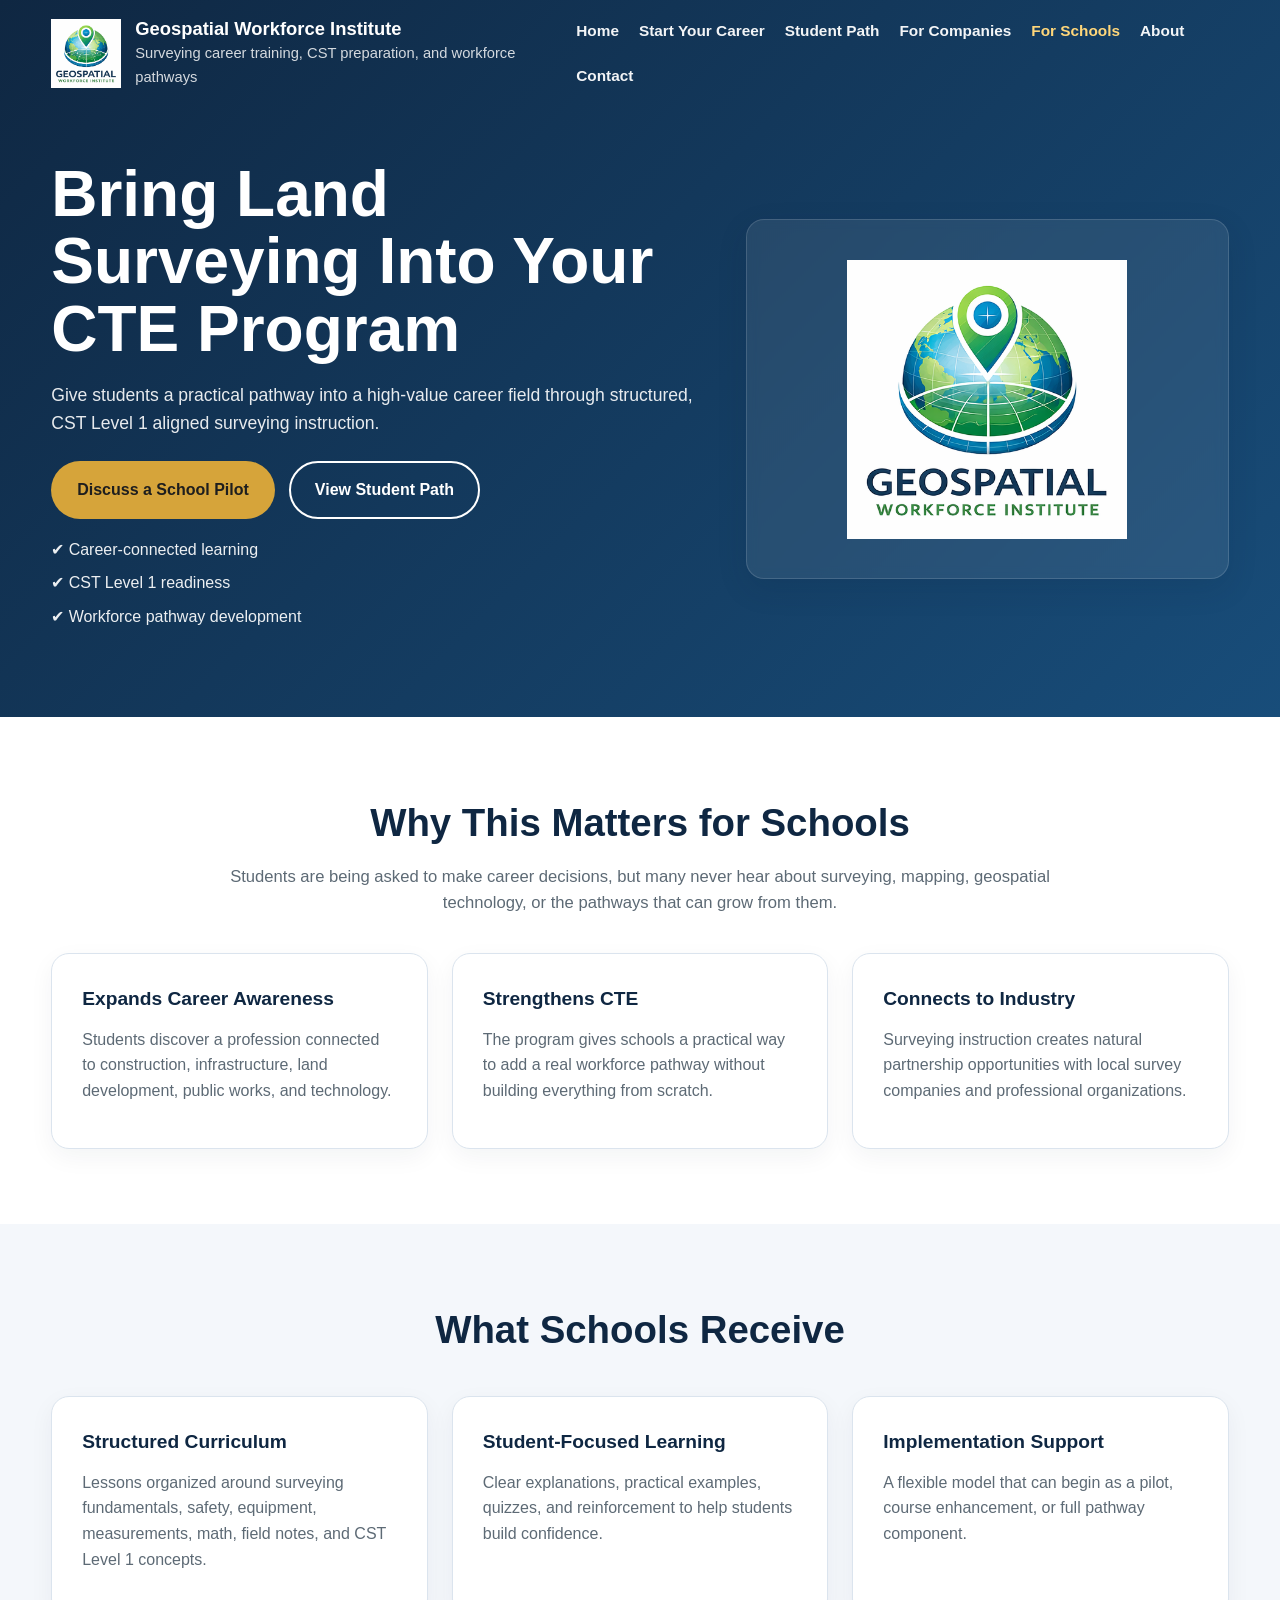
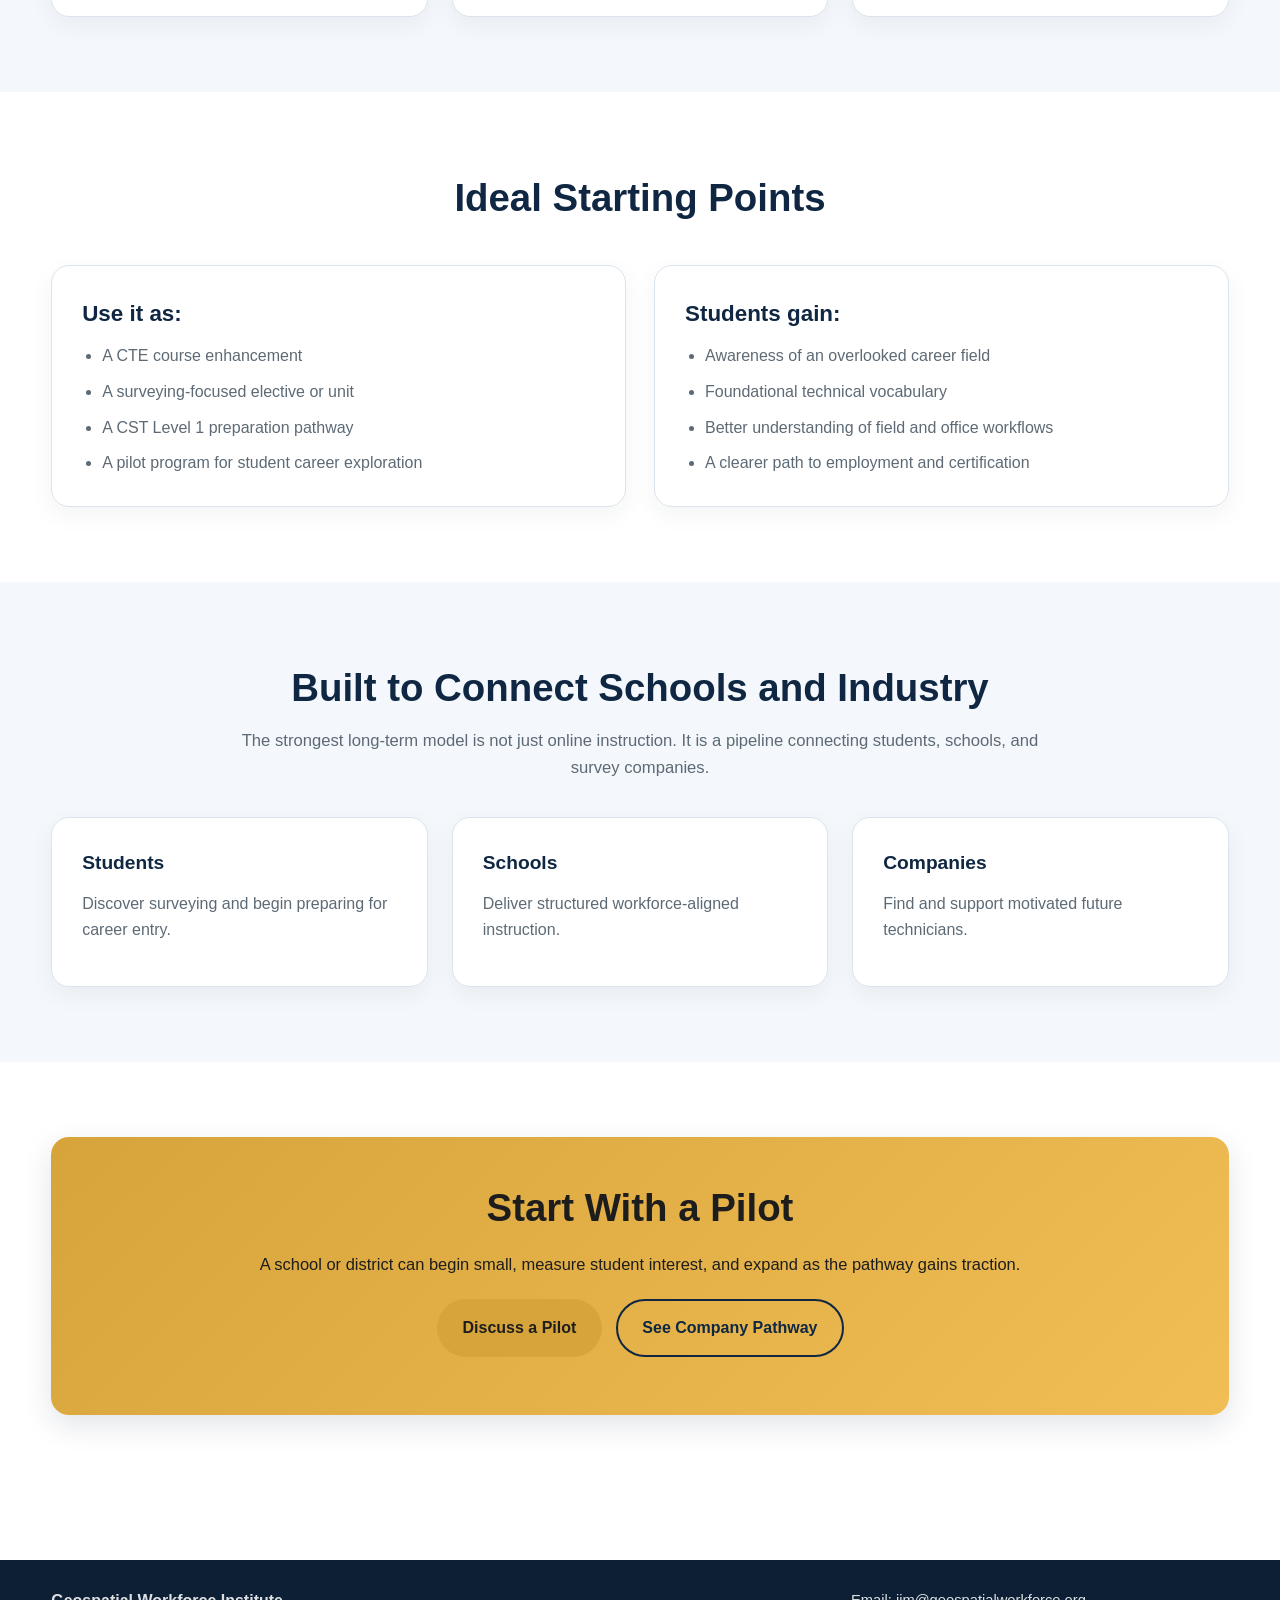
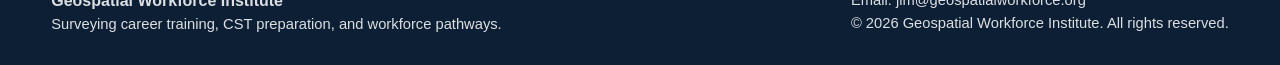
<file: for-schools.html>
<!DOCTYPE html><html lang="en"><head><meta charset="UTF-8" /><meta name="viewport" content="width=device-width, initial-scale=1.0" /><title>For Schools | Geospatial Workforce Institute</title><meta name="description" content="Bring land surveying and CST Level 1 preparation into CTE programs with practical, workforce-aligned curriculum." /><link rel="stylesheet" href="styles.css" /></head><body>
<header><div class="container"><div class="topbar"><div class="brand"><img src="logo.png" alt="Geospatial Workforce Institute logo" /><div class="brand-text"><h1>Geospatial Workforce Institute</h1><p>Surveying career training, CST preparation, and workforce pathways</p></div></div><nav><a href="index.html">Home</a><a href="start-career.html">Start Your Career</a><a href="student-pathways.html">Student Path</a><a href="for-companies.html">For Companies</a><a href="for-schools.html" class="active">For Schools</a><a href="about.html">About</a><a href="contact.html">Contact</a></nav></div><div class="hero"><div><h2>Bring Land Surveying Into Your CTE Program</h2><p>Give students a practical pathway into a high-value career field through structured, CST Level 1 aligned surveying instruction.</p><div class="hero-buttons"><a href="contact.html" class="btn btn-primary">Discuss a School Pilot</a><a href="student-pathways.html" class="btn btn-secondary">View Student Path</a></div><ul class="hero-list"><li>✔ Career-connected learning</li><li>✔ CST Level 1 readiness</li><li>✔ Workforce pathway development</li></ul></div><div class="hero-card"><img src="logo.png" alt="Geospatial Workforce Institute" /></div></div></div></header>
<section><div class="container"><div class="section-heading"><h3>Why This Matters for Schools</h3><p>Students are being asked to make career decisions, but many never hear about surveying, mapping, geospatial technology, or the pathways that can grow from them.</p></div><div class="cards"><div class="card"><h4>Expands Career Awareness</h4><p>Students discover a profession connected to construction, infrastructure, land development, public works, and technology.</p></div><div class="card"><h4>Strengthens CTE</h4><p>The program gives schools a practical way to add a real workforce pathway without building everything from scratch.</p></div><div class="card"><h4>Connects to Industry</h4><p>Surveying instruction creates natural partnership opportunities with local survey companies and professional organizations.</p></div></div></div></section>
<section class="highlight"><div class="container"><div class="section-heading"><h3>What Schools Receive</h3></div><div class="cards"><div class="card"><h4>Structured Curriculum</h4><p>Lessons organized around surveying fundamentals, safety, equipment, measurements, math, field notes, and CST Level 1 concepts.</p></div><div class="card"><h4>Student-Focused Learning</h4><p>Clear explanations, practical examples, quizzes, and reinforcement to help students build confidence.</p></div><div class="card"><h4>Implementation Support</h4><p>A flexible model that can begin as a pilot, course enhancement, or full pathway component.</p></div></div></div></section>
<section><div class="container"><div class="section-heading"><h3>Ideal Starting Points</h3></div><div class="split"><div class="panel"><h4>Use it as:</h4><ul><li>A CTE course enhancement</li><li>A surveying-focused elective or unit</li><li>A CST Level 1 preparation pathway</li><li>A pilot program for student career exploration</li></ul></div><div class="panel"><h4>Students gain:</h4><ul><li>Awareness of an overlooked career field</li><li>Foundational technical vocabulary</li><li>Better understanding of field and office workflows</li><li>A clearer path to employment and certification</li></ul></div></div></div></section>
<section class="highlight"><div class="container"><div class="section-heading"><h3>Built to Connect Schools and Industry</h3><p>The strongest long-term model is not just online instruction. It is a pipeline connecting students, schools, and survey companies.</p></div><div class="cards"><div class="card"><h4>Students</h4><p>Discover surveying and begin preparing for career entry.</p></div><div class="card"><h4>Schools</h4><p>Deliver structured workforce-aligned instruction.</p></div><div class="card"><h4>Companies</h4><p>Find and support motivated future technicians.</p></div></div></div></section>
<section><div class="container"><div class="cta"><h3>Start With a Pilot</h3><p>A school or district can begin small, measure student interest, and expand as the pathway gains traction.</p><div class="cta-buttons"><a href="contact.html" class="btn btn-primary">Discuss a Pilot</a><a href="for-companies.html" class="btn btn-outline">See Company Pathway</a></div></div></div></section>
<footer><div class="container"><div class="footer-wrap"><div><strong>Geospatial Workforce Institute</strong><p class="small">Surveying career training, CST preparation, and workforce pathways.</p></div><div class="small">Email: <a href="mailto:jim@geospatialworkforce.org">jim@geospatialworkforce.org</a><br />© 2026 Geospatial Workforce Institute. All rights reserved.</div></div></div></footer></body></html>
</file>
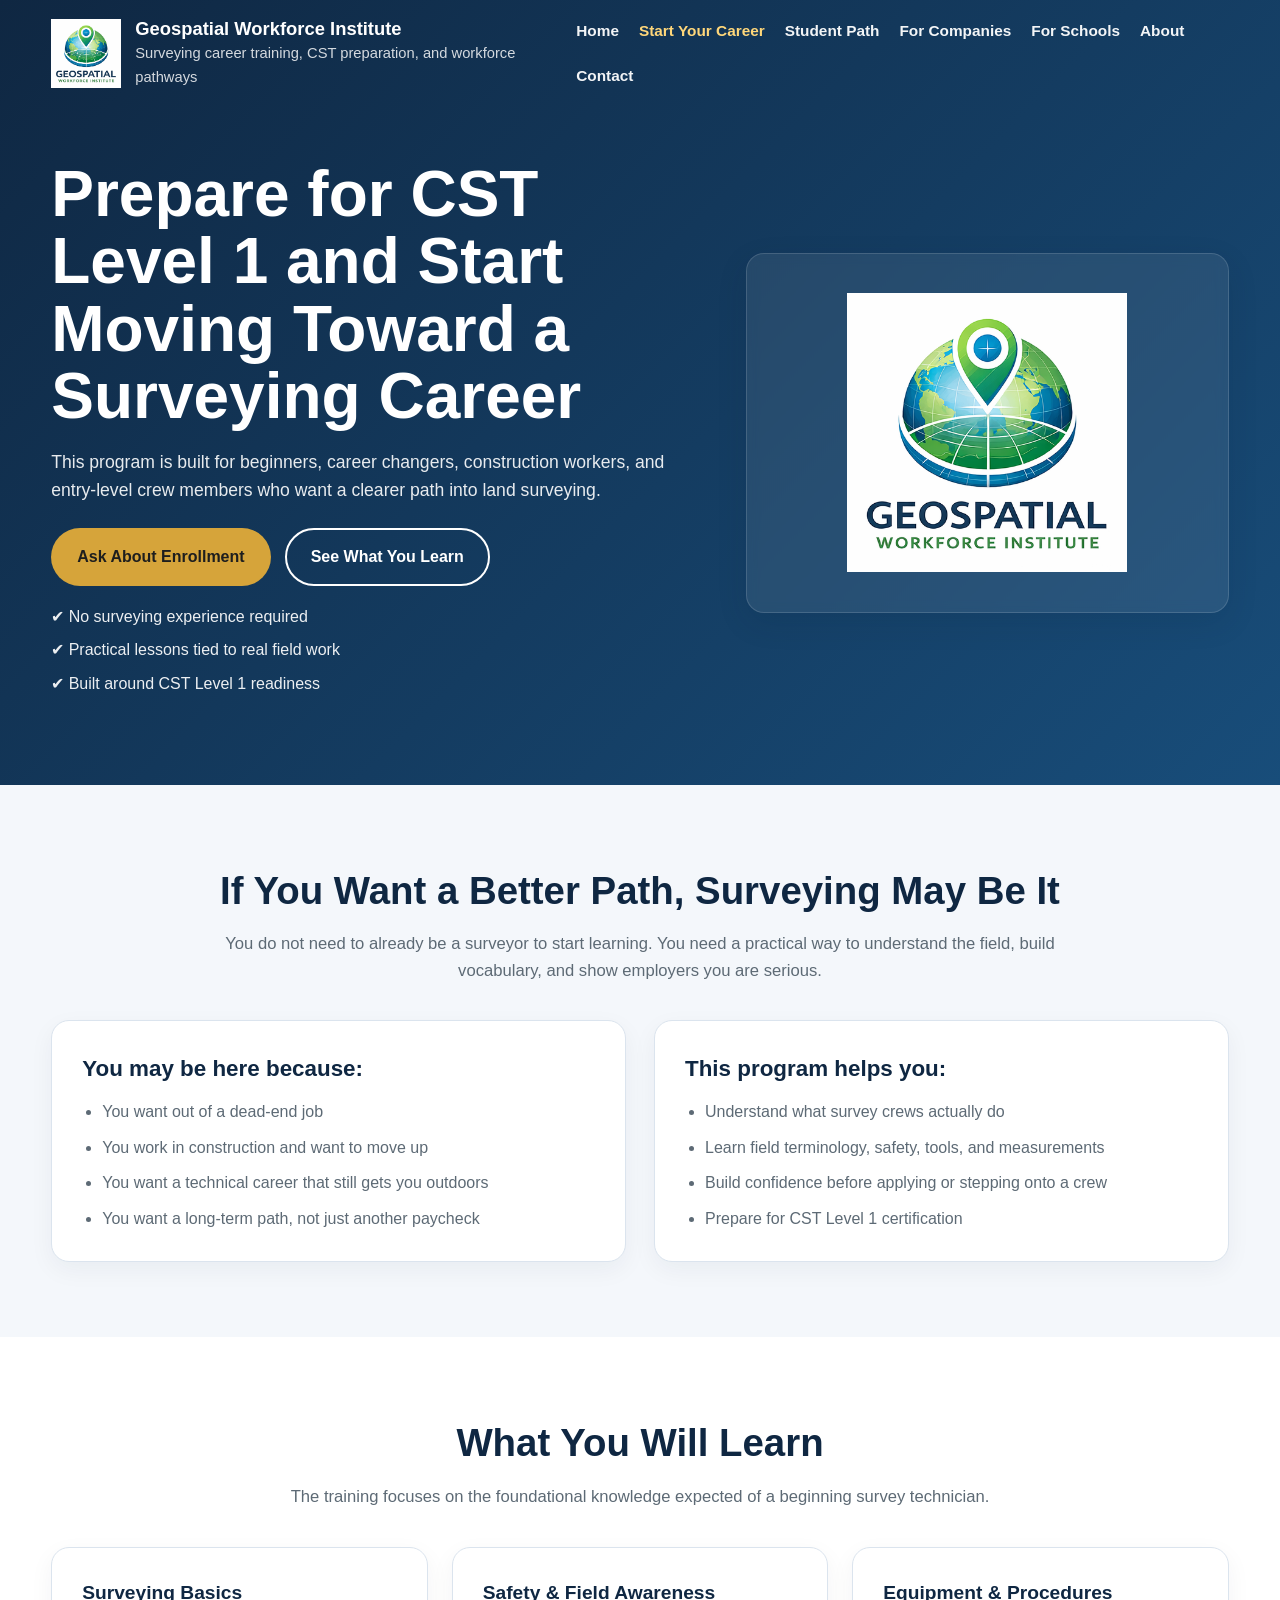
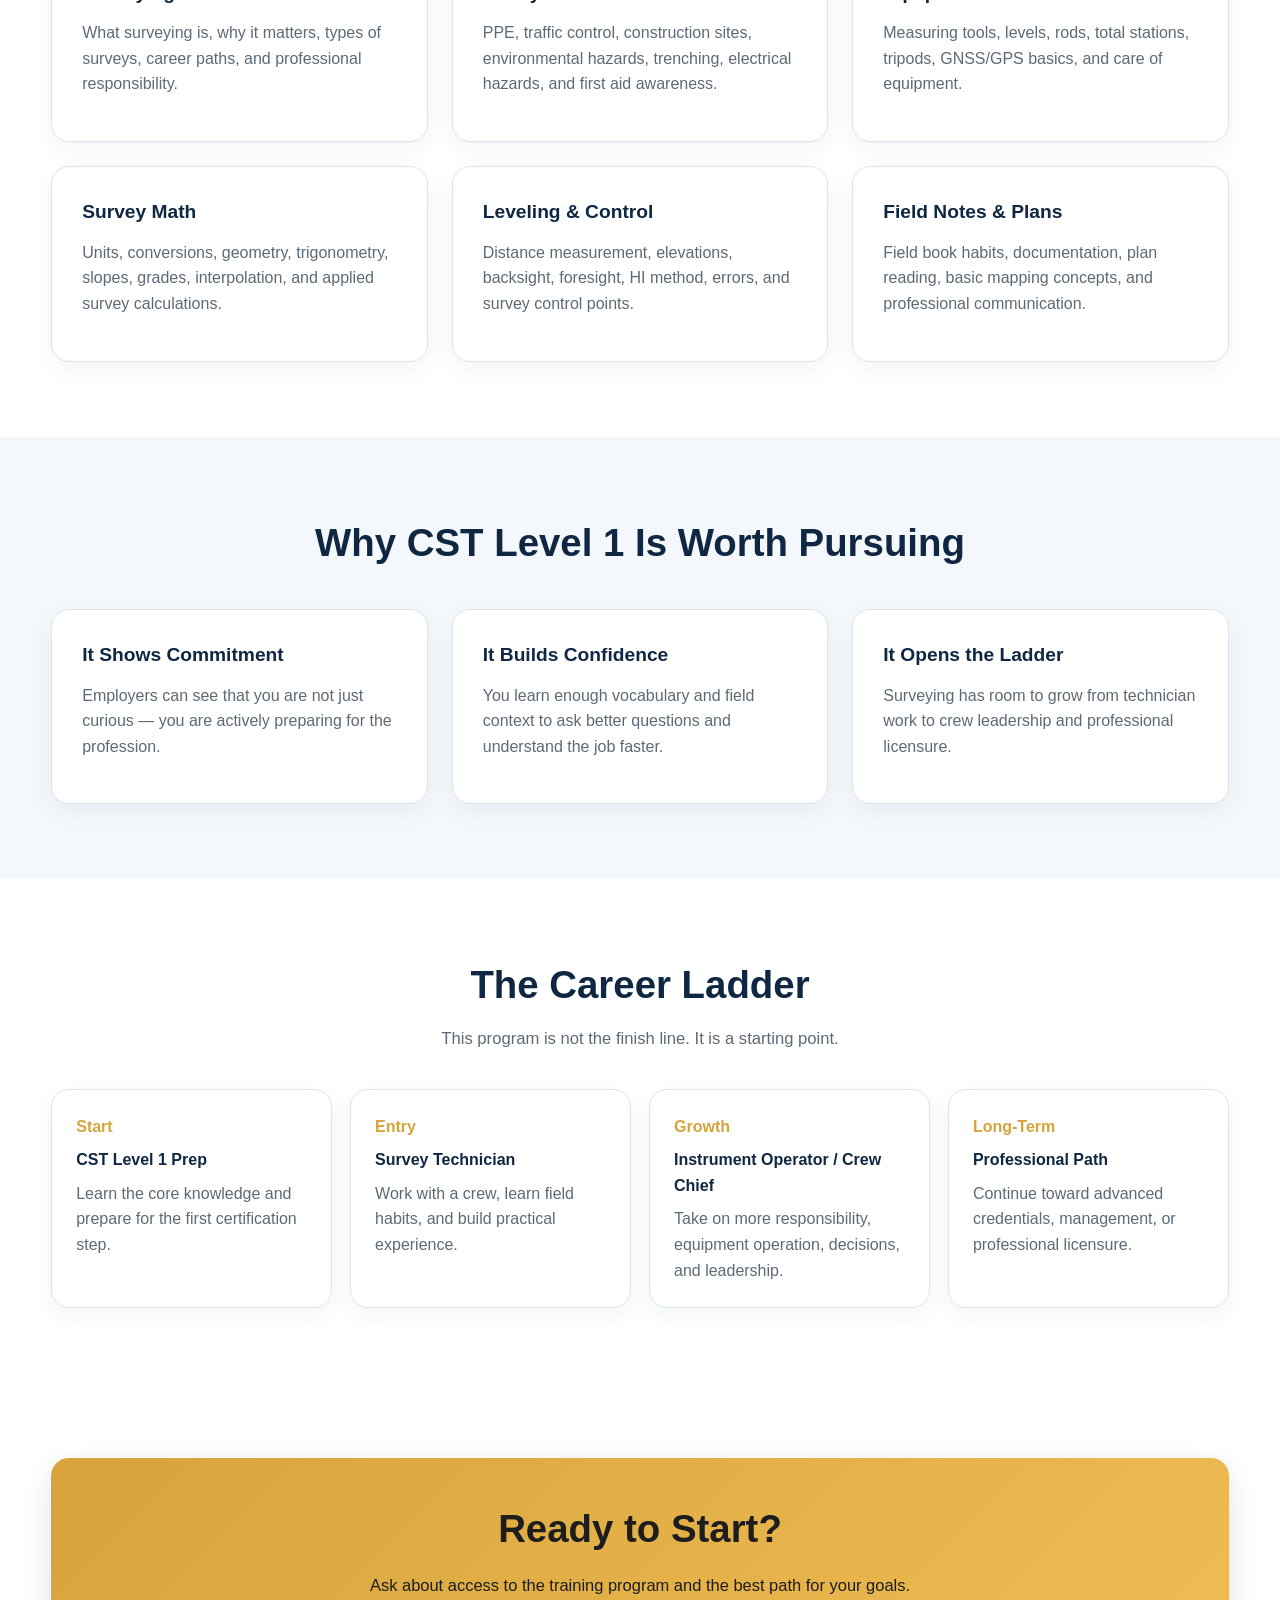
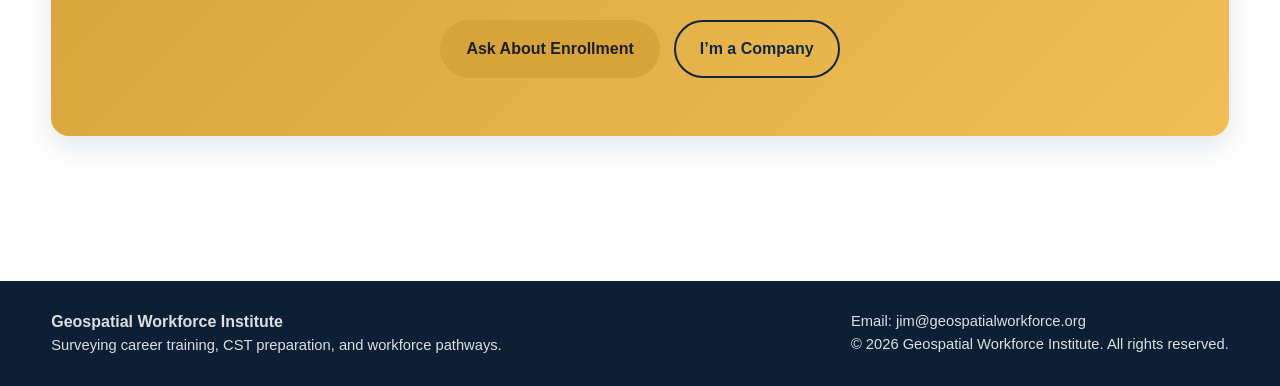
<file: start-career.html>
<!DOCTYPE html>
<html lang="en">
<head>
  <meta charset="UTF-8" />
  <meta name="viewport" content="width=device-width, initial-scale=1.0" />
  <title>Start Your Career | Geospatial Workforce Institute</title>
  <meta name="description" content="Start a career in land surveying and prepare for CST Level 1 with practical, beginner-friendly training." />
  <link rel="stylesheet" href="styles.css" />
</head>
<body>
<header><div class="container"><div class="topbar"><div class="brand"><img src="logo.png" alt="Geospatial Workforce Institute logo" /><div class="brand-text"><h1>Geospatial Workforce Institute</h1><p>Surveying career training, CST preparation, and workforce pathways</p></div></div><nav><a href="index.html">Home</a><a href="start-career.html" class="active">Start Your Career</a><a href="student-pathways.html">Student Path</a><a href="for-companies.html">For Companies</a><a href="for-schools.html">For Schools</a><a href="about.html">About</a><a href="contact.html">Contact</a></nav></div><div class="hero"><div><h2>Prepare for CST Level 1 and Start Moving Toward a Surveying Career</h2><p>This program is built for beginners, career changers, construction workers, and entry-level crew members who want a clearer path into land surveying.</p><div class="hero-buttons"><a href="contact.html" class="btn btn-primary">Ask About Enrollment</a><a href="#program" class="btn btn-secondary">See What You Learn</a></div><ul class="hero-list"><li>✔ No surveying experience required</li><li>✔ Practical lessons tied to real field work</li><li>✔ Built around CST Level 1 readiness</li></ul></div><div class="hero-card"><img src="logo.png" alt="Geospatial Workforce Institute" /></div></div></div></header>

<section class="highlight"><div class="container"><div class="section-heading"><h3>If You Want a Better Path, Surveying May Be It</h3><p>You do not need to already be a surveyor to start learning. You need a practical way to understand the field, build vocabulary, and show employers you are serious.</p></div><div class="split"><div class="panel"><h4>You may be here because:</h4><ul><li>You want out of a dead-end job</li><li>You work in construction and want to move up</li><li>You want a technical career that still gets you outdoors</li><li>You want a long-term path, not just another paycheck</li></ul></div><div class="panel"><h4>This program helps you:</h4><ul><li>Understand what survey crews actually do</li><li>Learn field terminology, safety, tools, and measurements</li><li>Build confidence before applying or stepping onto a crew</li><li>Prepare for CST Level 1 certification</li></ul></div></div></div></section>

<section id="program"><div class="container"><div class="section-heading"><h3>What You Will Learn</h3><p>The training focuses on the foundational knowledge expected of a beginning survey technician.</p></div><div class="cards"><div class="card"><h4>Surveying Basics</h4><p>What surveying is, why it matters, types of surveys, career paths, and professional responsibility.</p></div><div class="card"><h4>Safety & Field Awareness</h4><p>PPE, traffic control, construction sites, environmental hazards, trenching, electrical hazards, and first aid awareness.</p></div><div class="card"><h4>Equipment & Procedures</h4><p>Measuring tools, levels, rods, total stations, tripods, GNSS/GPS basics, and care of equipment.</p></div><div class="card"><h4>Survey Math</h4><p>Units, conversions, geometry, trigonometry, slopes, grades, interpolation, and applied survey calculations.</p></div><div class="card"><h4>Leveling & Control</h4><p>Distance measurement, elevations, backsight, foresight, HI method, errors, and survey control points.</p></div><div class="card"><h4>Field Notes & Plans</h4><p>Field book habits, documentation, plan reading, basic mapping concepts, and professional communication.</p></div></div></div></section>

<section class="highlight"><div class="container"><div class="section-heading"><h3>Why CST Level 1 Is Worth Pursuing</h3></div><div class="cards"><div class="card"><h4>It Shows Commitment</h4><p>Employers can see that you are not just curious — you are actively preparing for the profession.</p></div><div class="card"><h4>It Builds Confidence</h4><p>You learn enough vocabulary and field context to ask better questions and understand the job faster.</p></div><div class="card"><h4>It Opens the Ladder</h4><p>Surveying has room to grow from technician work to crew leadership and professional licensure.</p></div></div></div></section>

<section><div class="container"><div class="section-heading"><h3>The Career Ladder</h3><p>This program is not the finish line. It is a starting point.</p></div><div class="path"><div class="step"><strong>Start</strong><h4>CST Level 1 Prep</h4><p>Learn the core knowledge and prepare for the first certification step.</p></div><div class="step"><strong>Entry</strong><h4>Survey Technician</h4><p>Work with a crew, learn field habits, and build practical experience.</p></div><div class="step"><strong>Growth</strong><h4>Instrument Operator / Crew Chief</h4><p>Take on more responsibility, equipment operation, decisions, and leadership.</p></div><div class="step"><strong>Long-Term</strong><h4>Professional Path</h4><p>Continue toward advanced credentials, management, or professional licensure.</p></div></div></div></section>

<section><div class="container"><div class="cta"><h3>Ready to Start?</h3><p>Ask about access to the training program and the best path for your goals.</p><div class="cta-buttons"><a href="contact.html" class="btn btn-primary">Ask About Enrollment</a><a href="for-companies.html" class="btn btn-outline">I’m a Company</a></div></div></div></section>
<footer><div class="container"><div class="footer-wrap"><div><strong>Geospatial Workforce Institute</strong><p class="small">Surveying career training, CST preparation, and workforce pathways.</p></div><div class="small">Email: <a href="mailto:jim@geospatialworkforce.org">jim@geospatialworkforce.org</a><br />© 2026 Geospatial Workforce Institute. All rights reserved.</div></div></div></footer>
</body></html>
</file>
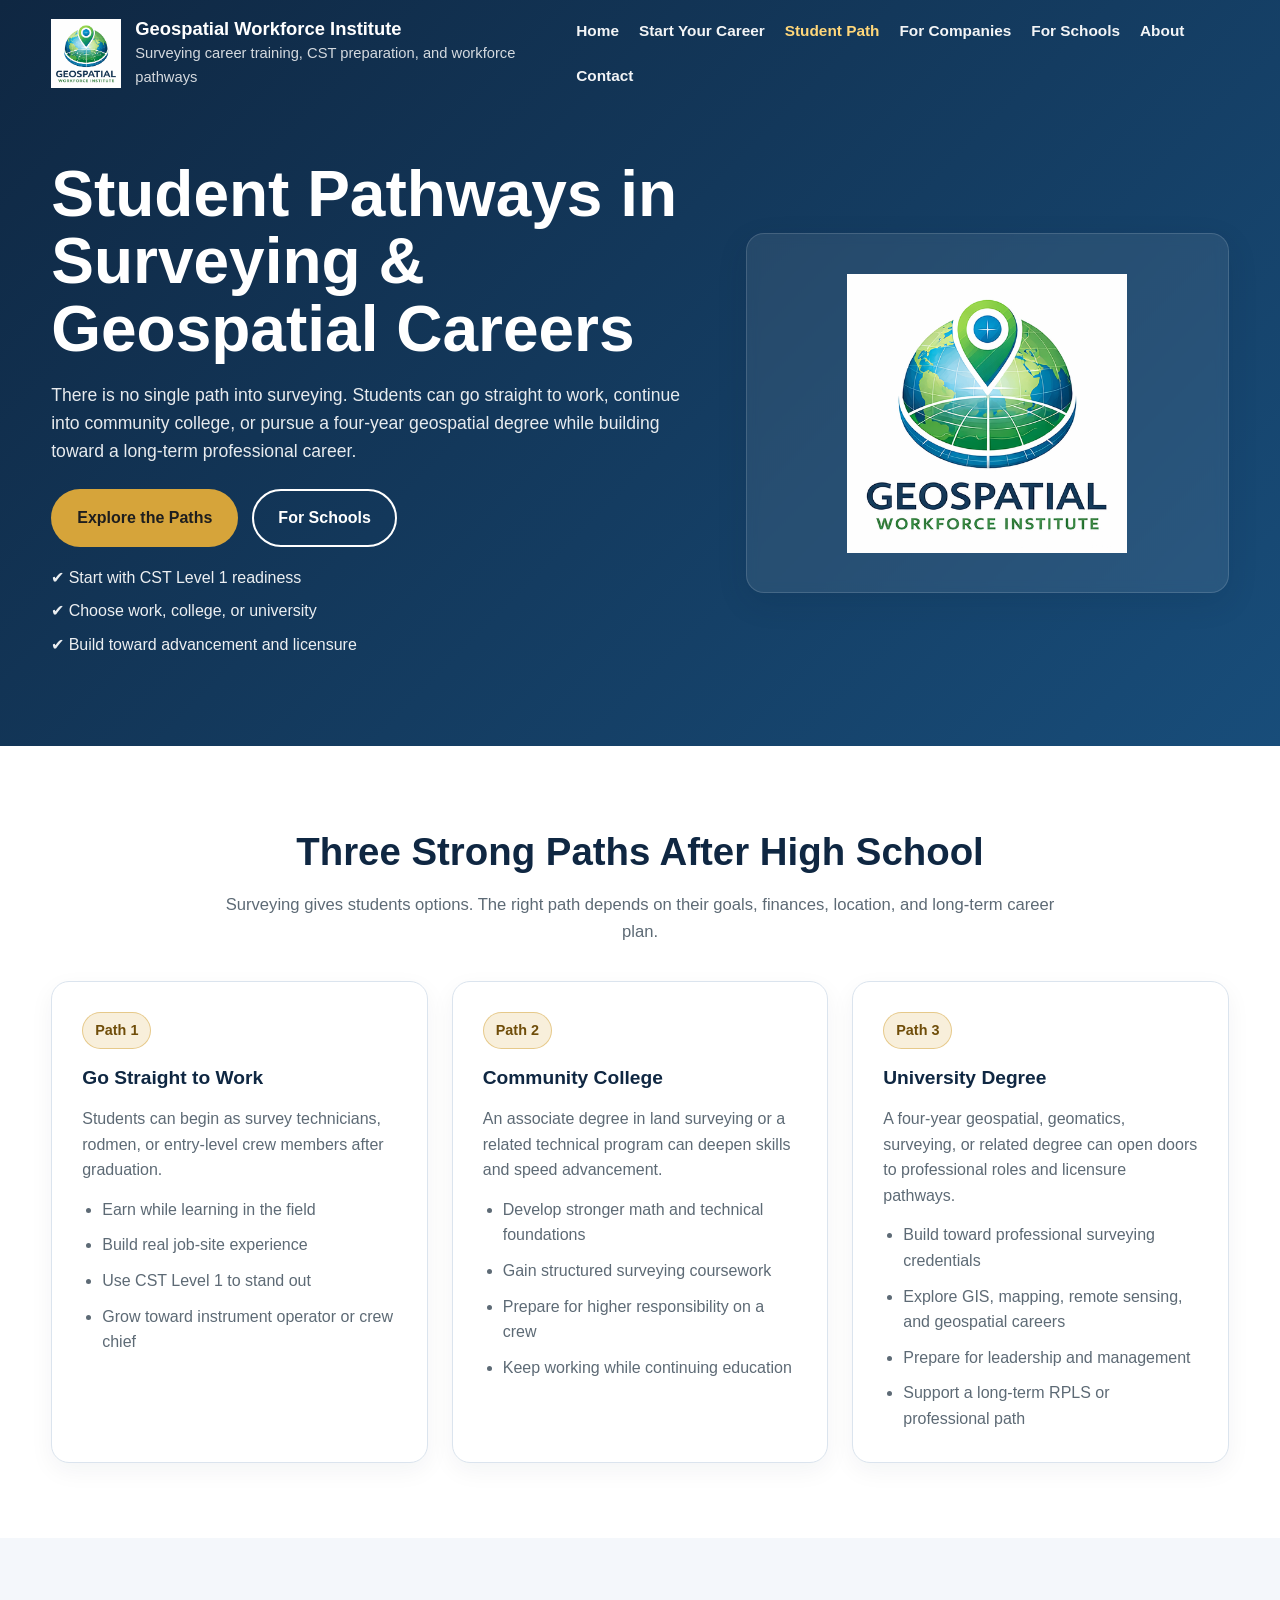
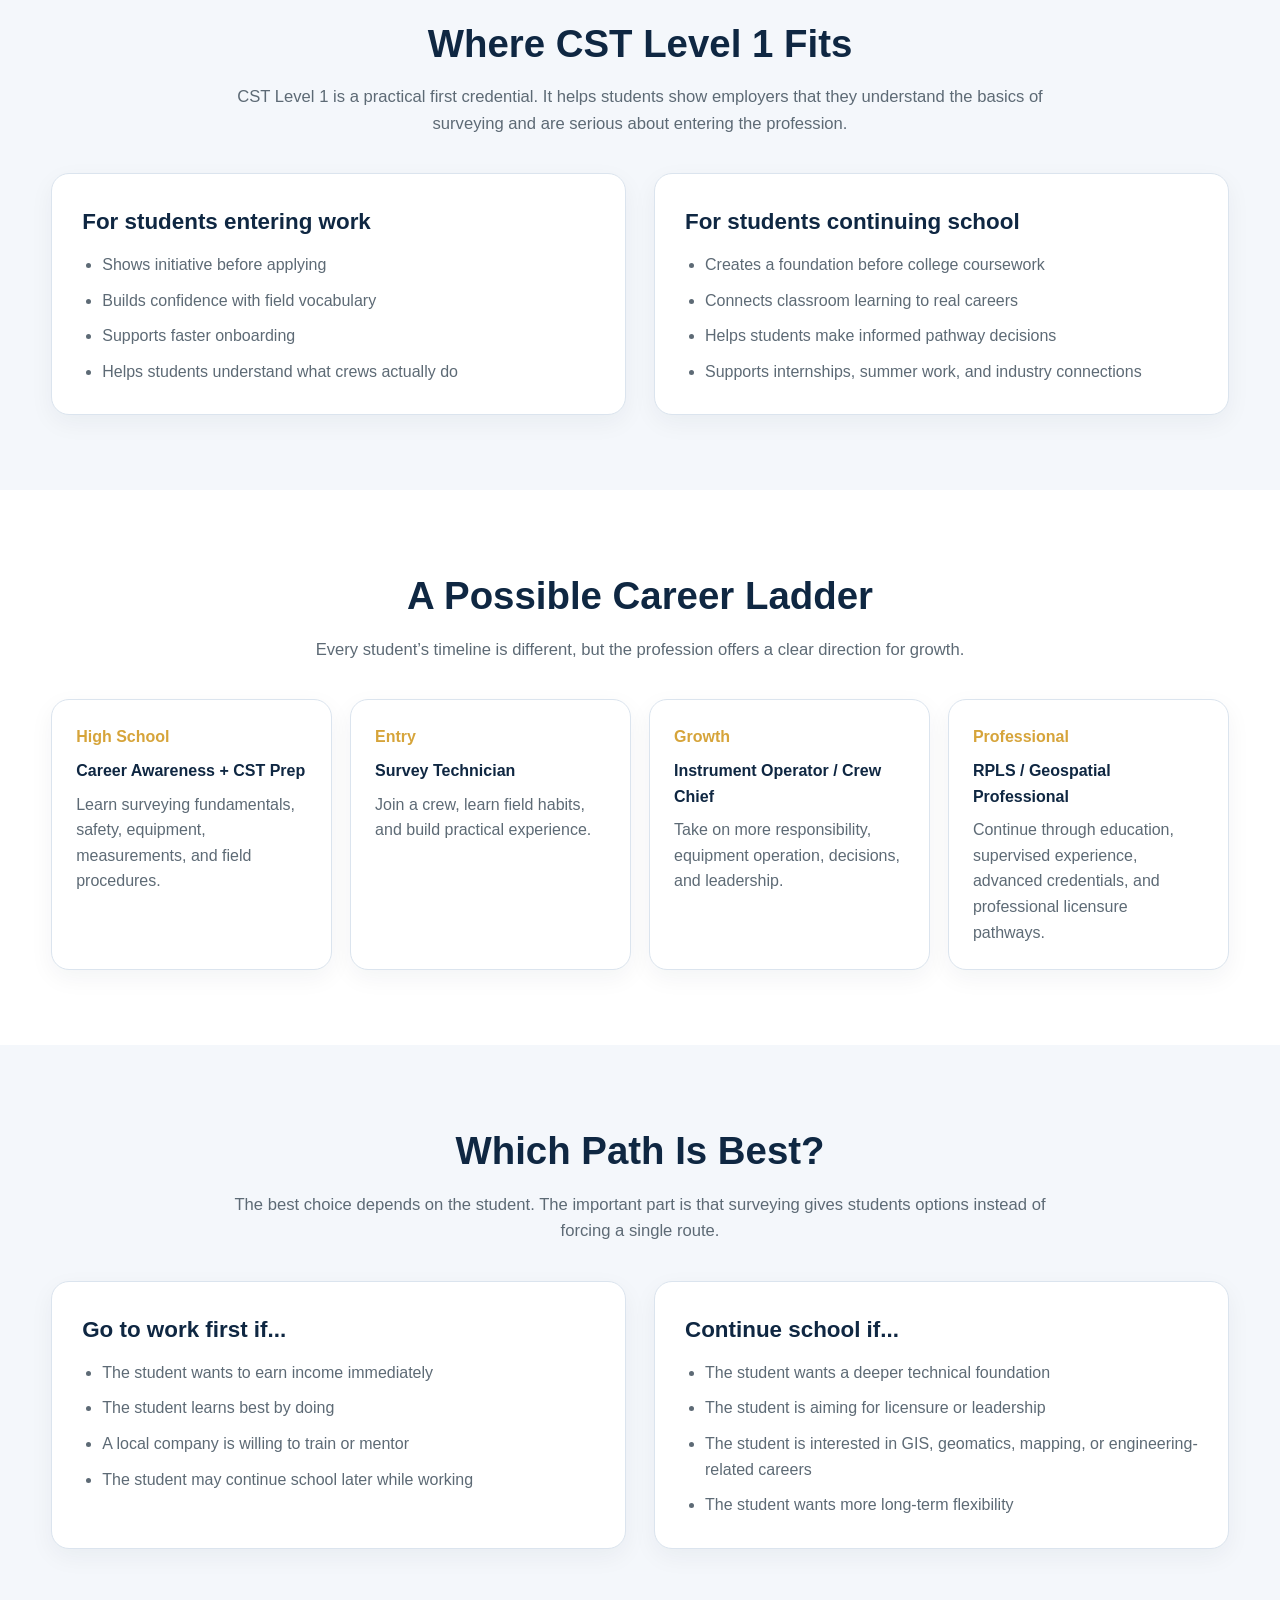
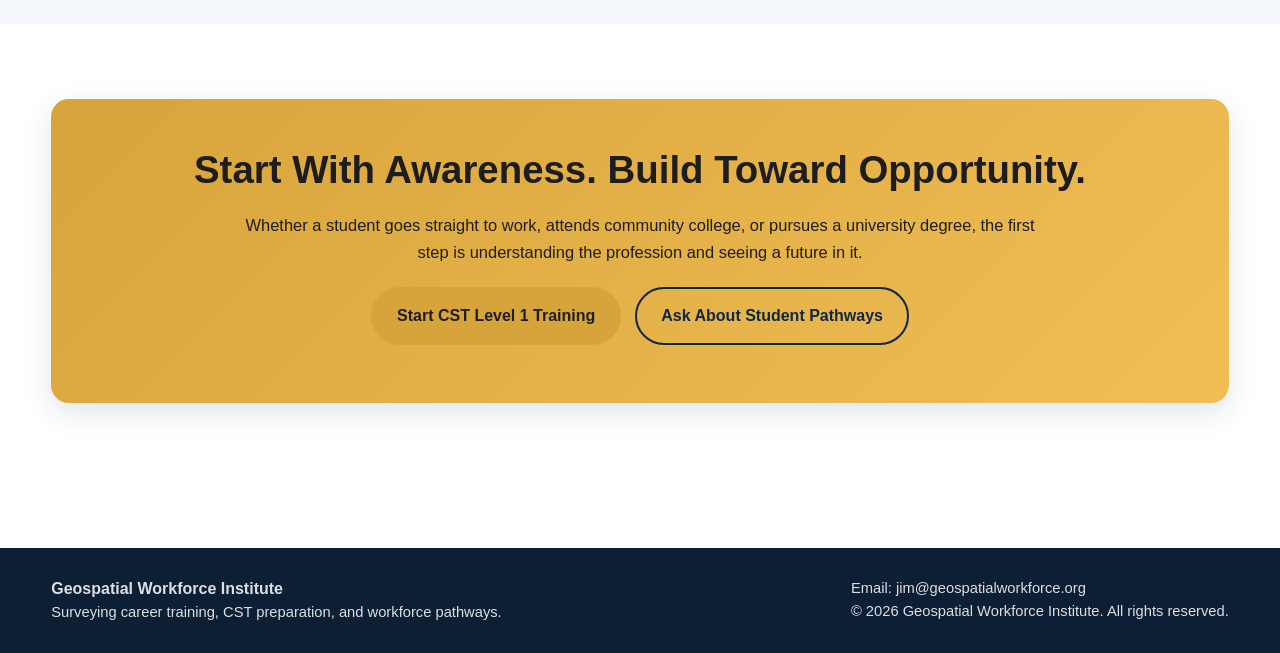
<file: student-pathways.html>
<!DOCTYPE html>
<html lang="en">
<head>
  <meta charset="UTF-8" />
  <meta name="viewport" content="width=device-width, initial-scale=1.0" />
  <title>Student Pathways | Geospatial Workforce Institute</title>
  <meta name="description" content="Explore student pathways into surveying and geospatial careers: CST Level 1, work after graduation, community college, and university options." />
  <link rel="stylesheet" href="styles.css" />
</head>
<body>
<header>
  <div class="container">
    <div class="topbar">
      <div class="brand"><img src="logo.png" alt="Geospatial Workforce Institute logo" /><div class="brand-text"><h1>Geospatial Workforce Institute</h1><p>Surveying career training, CST preparation, and workforce pathways</p></div></div>
      <nav><a href="index.html">Home</a><a href="start-career.html">Start Your Career</a><a href="student-pathways.html" class="active">Student Path</a><a href="for-companies.html">For Companies</a><a href="for-schools.html">For Schools</a><a href="about.html">About</a><a href="contact.html">Contact</a></nav>
    </div>
    <div class="hero">
      <div>
        <h2>Student Pathways in Surveying & Geospatial Careers</h2>
        <p>There is no single path into surveying. Students can go straight to work, continue into community college, or pursue a four-year geospatial degree while building toward a long-term professional career.</p>
        <div class="hero-buttons"><a href="#paths" class="btn btn-primary">Explore the Paths</a><a href="for-schools.html" class="btn btn-secondary">For Schools</a></div>
        <ul class="hero-list"><li>✔ Start with CST Level 1 readiness</li><li>✔ Choose work, college, or university</li><li>✔ Build toward advancement and licensure</li></ul>
      </div>
      <div class="hero-card"><img src="logo.png" alt="Geospatial Workforce Institute" /></div>
    </div>
  </div>
</header>

<section id="paths">
  <div class="container">
    <div class="section-heading"><h3>Three Strong Paths After High School</h3><p>Surveying gives students options. The right path depends on their goals, finances, location, and long-term career plan.</p></div>
    <div class="cards">
      <div class="card"><span class="badge">Path 1</span><h4>Go Straight to Work</h4><p>Students can begin as survey technicians, rodmen, or entry-level crew members after graduation.</p><ul><li>Earn while learning in the field</li><li>Build real job-site experience</li><li>Use CST Level 1 to stand out</li><li>Grow toward instrument operator or crew chief</li></ul></div>
      <div class="card"><span class="badge">Path 2</span><h4>Community College</h4><p>An associate degree in land surveying or a related technical program can deepen skills and speed advancement.</p><ul><li>Develop stronger math and technical foundations</li><li>Gain structured surveying coursework</li><li>Prepare for higher responsibility on a crew</li><li>Keep working while continuing education</li></ul></div>
      <div class="card"><span class="badge">Path 3</span><h4>University Degree</h4><p>A four-year geospatial, geomatics, surveying, or related degree can open doors to professional roles and licensure pathways.</p><ul><li>Build toward professional surveying credentials</li><li>Explore GIS, mapping, remote sensing, and geospatial careers</li><li>Prepare for leadership and management</li><li>Support a long-term RPLS or professional path</li></ul></div>
    </div>
  </div>
</section>

<section class="highlight">
  <div class="container">
    <div class="section-heading"><h3>Where CST Level 1 Fits</h3><p>CST Level 1 is a practical first credential. It helps students show employers that they understand the basics of surveying and are serious about entering the profession.</p></div>
    <div class="split">
      <div class="panel"><h4>For students entering work</h4><ul><li>Shows initiative before applying</li><li>Builds confidence with field vocabulary</li><li>Supports faster onboarding</li><li>Helps students understand what crews actually do</li></ul></div>
      <div class="panel"><h4>For students continuing school</h4><ul><li>Creates a foundation before college coursework</li><li>Connects classroom learning to real careers</li><li>Helps students make informed pathway decisions</li><li>Supports internships, summer work, and industry connections</li></ul></div>
    </div>
  </div>
</section>

<section>
  <div class="container">
    <div class="section-heading"><h3>A Possible Career Ladder</h3><p>Every student’s timeline is different, but the profession offers a clear direction for growth.</p></div>
    <div class="path">
      <div class="step"><strong>High School</strong><h4>Career Awareness + CST Prep</h4><p>Learn surveying fundamentals, safety, equipment, measurements, and field procedures.</p></div>
      <div class="step"><strong>Entry</strong><h4>Survey Technician</h4><p>Join a crew, learn field habits, and build practical experience.</p></div>
      <div class="step"><strong>Growth</strong><h4>Instrument Operator / Crew Chief</h4><p>Take on more responsibility, equipment operation, decisions, and leadership.</p></div>
      <div class="step"><strong>Professional</strong><h4>RPLS / Geospatial Professional</h4><p>Continue through education, supervised experience, advanced credentials, and professional licensure pathways.</p></div>
    </div>
  </div>
</section>

<section class="highlight">
  <div class="container">
    <div class="section-heading"><h3>Which Path Is Best?</h3><p>The best choice depends on the student. The important part is that surveying gives students options instead of forcing a single route.</p></div>
    <div class="split">
      <div class="panel"><h4>Go to work first if...</h4><ul><li>The student wants to earn income immediately</li><li>The student learns best by doing</li><li>A local company is willing to train or mentor</li><li>The student may continue school later while working</li></ul></div>
      <div class="panel"><h4>Continue school if...</h4><ul><li>The student wants a deeper technical foundation</li><li>The student is aiming for licensure or leadership</li><li>The student is interested in GIS, geomatics, mapping, or engineering-related careers</li><li>The student wants more long-term flexibility</li></ul></div>
    </div>
  </div>
</section>

<section>
  <div class="container"><div class="cta"><h3>Start With Awareness. Build Toward Opportunity.</h3><p>Whether a student goes straight to work, attends community college, or pursues a university degree, the first step is understanding the profession and seeing a future in it.</p><div class="cta-buttons"><a href="start-career.html" class="btn btn-primary">Start CST Level 1 Training</a><a href="contact.html" class="btn btn-outline">Ask About Student Pathways</a></div></div></div>
</section>

<footer><div class="container"><div class="footer-wrap"><div><strong>Geospatial Workforce Institute</strong><p class="small">Surveying career training, CST preparation, and workforce pathways.</p></div><div class="small">Email: <a href="mailto:jim@geospatialworkforce.org">jim@geospatialworkforce.org</a><br />© 2026 Geospatial Workforce Institute. All rights reserved.</div></div></div></footer>
</body>
</html>
</file>
<file: styles.css>
:root {
  --navy: #0f2742;
  --blue: #184d7a;
  --gold: #d6a43a;
  --gold-light: #f0be55;
  --light: #f4f7fb;
  --white: #ffffff;
  --text: #1d2a36;
  --muted: #5d6a75;
  --border: #dbe4ee;
  --shadow: 0 10px 30px rgba(10, 30, 60, 0.12);
  --radius: 18px;
  --max: 1180px;
}

* { box-sizing: border-box; margin: 0; padding: 0; }
html { scroll-behavior: smooth; }
body { font-family: Arial, Helvetica, sans-serif; line-height: 1.6; color: var(--text); background: var(--white); }
img { max-width: 100%; display: block; }
a { text-decoration: none; color: inherit; }
.container { width: min(92%, var(--max)); margin: 0 auto; }

header { background: linear-gradient(135deg, var(--navy), var(--blue)); color: var(--white); padding-bottom: 50px; }
.topbar { display: flex; align-items: center; justify-content: space-between; gap: 20px; padding: 18px 0; }
.brand { display: flex; align-items: center; gap: 14px; min-width: 0; }
.brand img { width: 70px; height: 70px; object-fit: contain; flex-shrink: 0; }
.brand-text h1 { font-size: 1.15rem; line-height: 1.2; margin-bottom: 2px; }
.brand-text p { font-size: 0.92rem; color: rgba(255, 255, 255, 0.82); }
nav { display: flex; align-items: center; gap: 20px; flex-wrap: wrap; }
nav a { color: rgba(255, 255, 255, 0.95); font-weight: 600; font-size: 0.96rem; }
nav a:hover, nav a.active { color: #ffd77a; }

.hero { display: grid; grid-template-columns: 1.15fr 0.85fr; gap: 42px; align-items: center; padding: 54px 0 30px; }
.hero-centered { grid-template-columns: 1fr; text-align: center; max-width: 920px; margin: 0 auto; }
.hero h2 { font-size: clamp(2.2rem, 5vw, 4rem); line-height: 1.05; margin-bottom: 18px; }
.hero p { font-size: 1.1rem; color: rgba(255, 255, 255, 0.9); max-width: 760px; margin-bottom: 24px; }
.hero-centered p { margin-left: auto; margin-right: auto; }
.hero-buttons, .cta-buttons { display: flex; gap: 14px; flex-wrap: wrap; margin-bottom: 18px; }
.hero-centered .hero-buttons, .cta-buttons { justify-content: center; }
.hero-list { list-style: none; color: rgba(255, 255, 255, 0.92); margin-top: 10px; }
.hero-list li { margin-bottom: 8px; font-size: 1rem; }
.hero-card { background: rgba(255,255,255,0.08); border: 1px solid rgba(255,255,255,0.14); border-radius: var(--radius); padding: 30px; box-shadow: var(--shadow); backdrop-filter: blur(6px); display: flex; align-items: center; justify-content: center; min-height: 360px; }
.hero-card img { max-width: 280px; width: 100%; height: auto; object-fit: contain; }

.btn { display: inline-block; padding: 14px 24px; border-radius: 999px; font-weight: 700; transition: 0.2s ease; border: 2px solid transparent; }
.btn-primary { background: var(--gold); color: #1e1e1e; }
.btn-primary:hover { transform: translateY(-2px); box-shadow: var(--shadow); }
.btn-secondary { background: transparent; border-color: var(--white); color: var(--white); }
.btn-secondary:hover { background: rgba(255, 255, 255, 0.12); }
.btn-outline { border-color: var(--navy); color: var(--navy); background: transparent; }
.btn-outline:hover { background: var(--navy); color: var(--white); }

section { padding: 75px 0; }
.section-heading { text-align: center; margin-bottom: 36px; }
.section-heading h3 { font-size: clamp(1.8rem, 3vw, 2.5rem); color: var(--navy); margin-bottom: 10px; }
.section-heading p { max-width: 840px; margin: 0 auto; color: var(--muted); font-size: 1.04rem; }
.highlight { background: var(--light); }
.split { display: grid; grid-template-columns: 1fr 1fr; gap: 28px; align-items: stretch; }
.cards { display: grid; grid-template-columns: repeat(3, 1fr); gap: 24px; }
.cards-four { grid-template-columns: repeat(4, 1fr); }
.panel, .card, .founder-card, .founder-text { background: var(--white); border: 1px solid var(--border); border-radius: var(--radius); padding: 30px; box-shadow: 0 8px 24px rgba(13, 31, 56, 0.05); }
.card h4, .panel h4 { color: var(--navy); margin-bottom: 12px; }
.card h4 { font-size: 1.2rem; }
.panel h4 { font-size: 1.4rem; }
.card p, .panel p, .founder-text p { color: var(--muted); margin-bottom: 14px; }
.panel ul, .card ul { padding-left: 20px; color: var(--muted); }
.panel li + li, .card li + li { margin-top: 10px; }
.card a { color: var(--blue); font-weight: 700; display: inline-block; margin-top: 10px; }
.badge { display: inline-block; background: rgba(214,164,58,.18); color: #6f4d09; font-weight: 700; border: 1px solid rgba(214,164,58,.5); border-radius: 999px; padding: 6px 12px; margin-bottom: 14px; font-size: .9rem; }
.path { display: grid; grid-template-columns: repeat(4, 1fr); gap: 18px; }
.step { background: var(--white); border: 1px solid var(--border); border-radius: var(--radius); padding: 24px; box-shadow: 0 8px 24px rgba(13,31,56,.05); }
.step strong { color: var(--gold); display: block; margin-bottom: 8px; }
.step h4 { color: var(--navy); margin-bottom: 8px; }
.step p { color: var(--muted); }
.founder { display: grid; grid-template-columns: .95fr 1.05fr; gap: 30px; align-items: center; }
.founder-card { display: flex; justify-content: center; align-items: center; min-height: 300px; }
.founder-card img { max-width: 220px; }
.cta { background: linear-gradient(135deg, var(--gold), var(--gold-light)); color: #1d1d1d; border-radius: var(--radius); padding: 40px; text-align: center; box-shadow: var(--shadow); }
.cta h3 { font-size: clamp(1.9rem, 3vw, 2.5rem); margin-bottom: 12px; }
.cta p { max-width: 800px; margin: 0 auto 22px; font-size: 1.03rem; }
footer { background: #0c1f34; color: rgba(255,255,255,.86); padding: 28px 0; margin-top: 70px; }
.footer-wrap { display: flex; justify-content: space-between; gap: 20px; flex-wrap: wrap; align-items: center; }
.small { font-size: .92rem; }

@media (max-width: 980px) {
  .hero, .split, .cards, .cards-four, .founder, .path { grid-template-columns: 1fr; }
  .topbar { flex-direction: column; align-items: flex-start; }
  .hero-card { min-height: 260px; }
}
@media (max-width: 640px) {
  .brand img { width: 60px; height: 60px; }
  .panel, .card, .founder-card, .founder-text, .hero-card, .cta, .step { padding: 22px; }
  .hero-card img { max-width: 220px; }
  .hero h2 { font-size: 2.2rem; }
}
</file>
